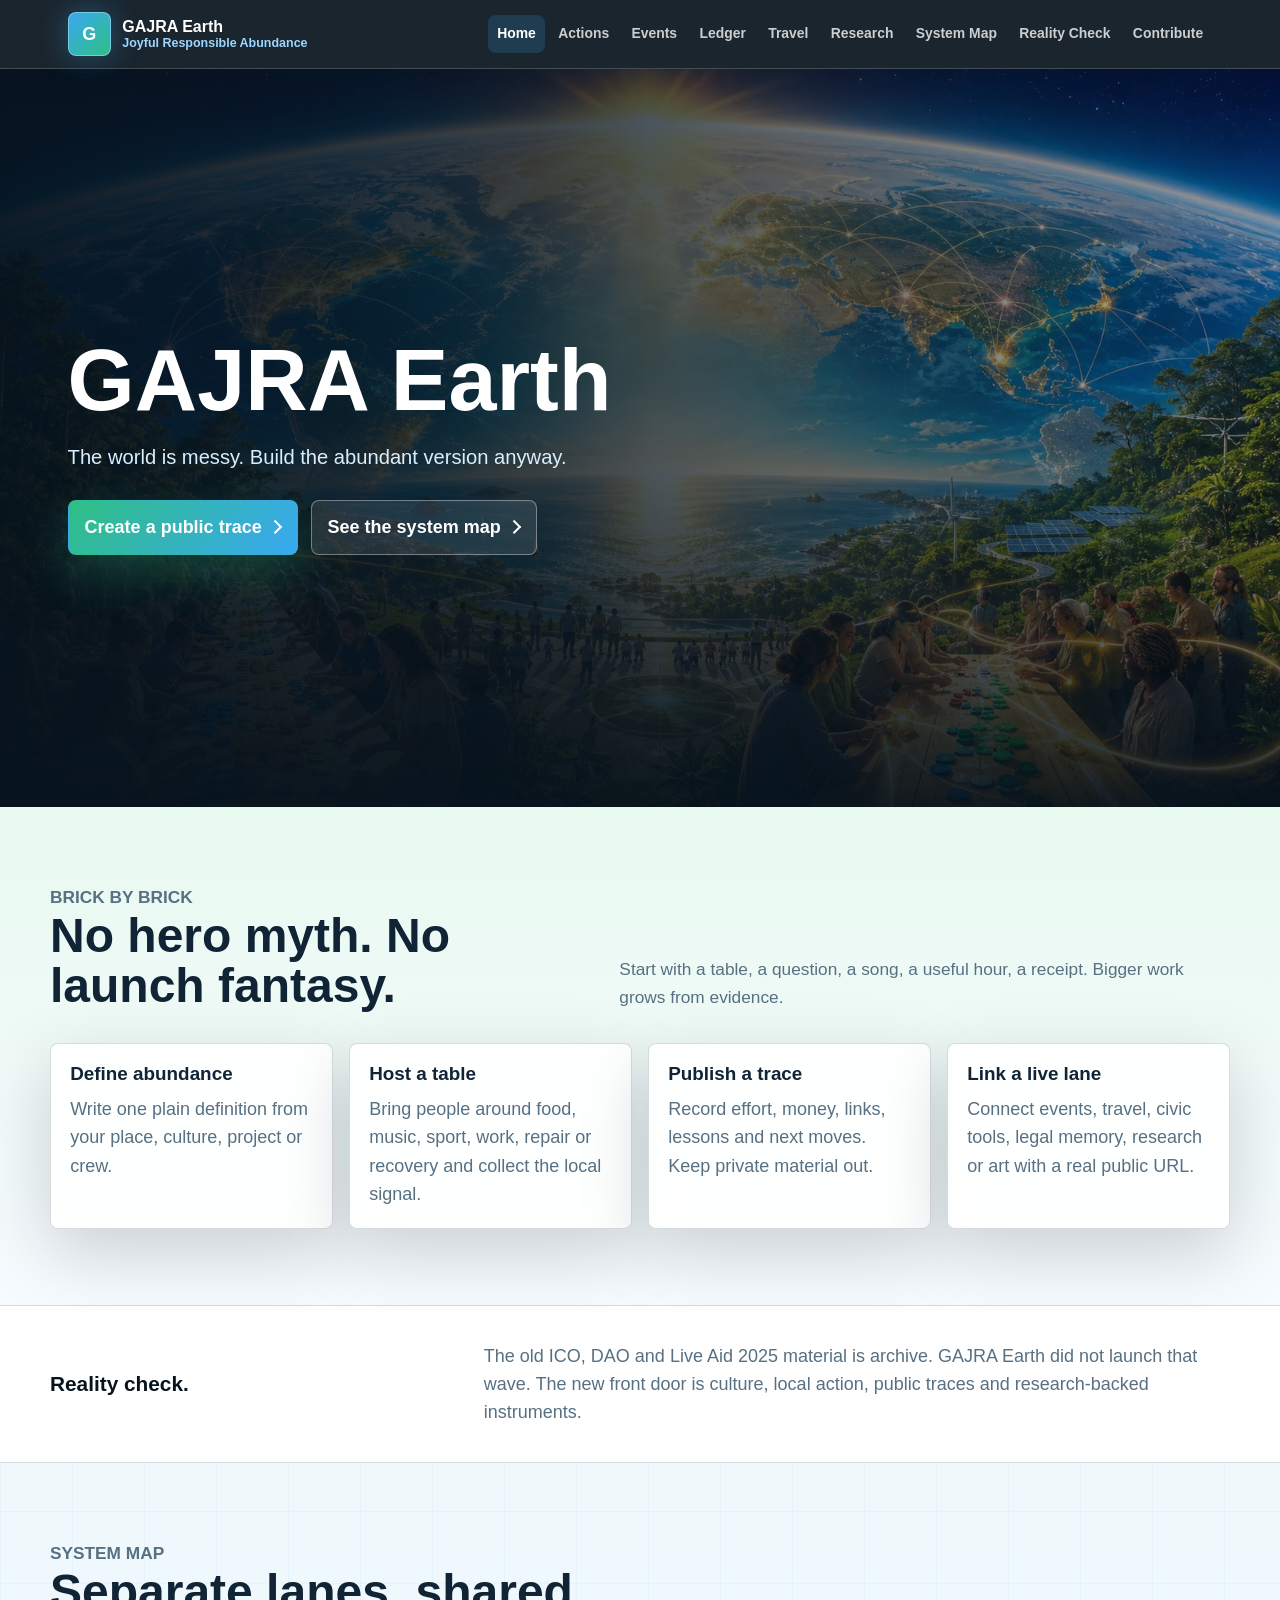
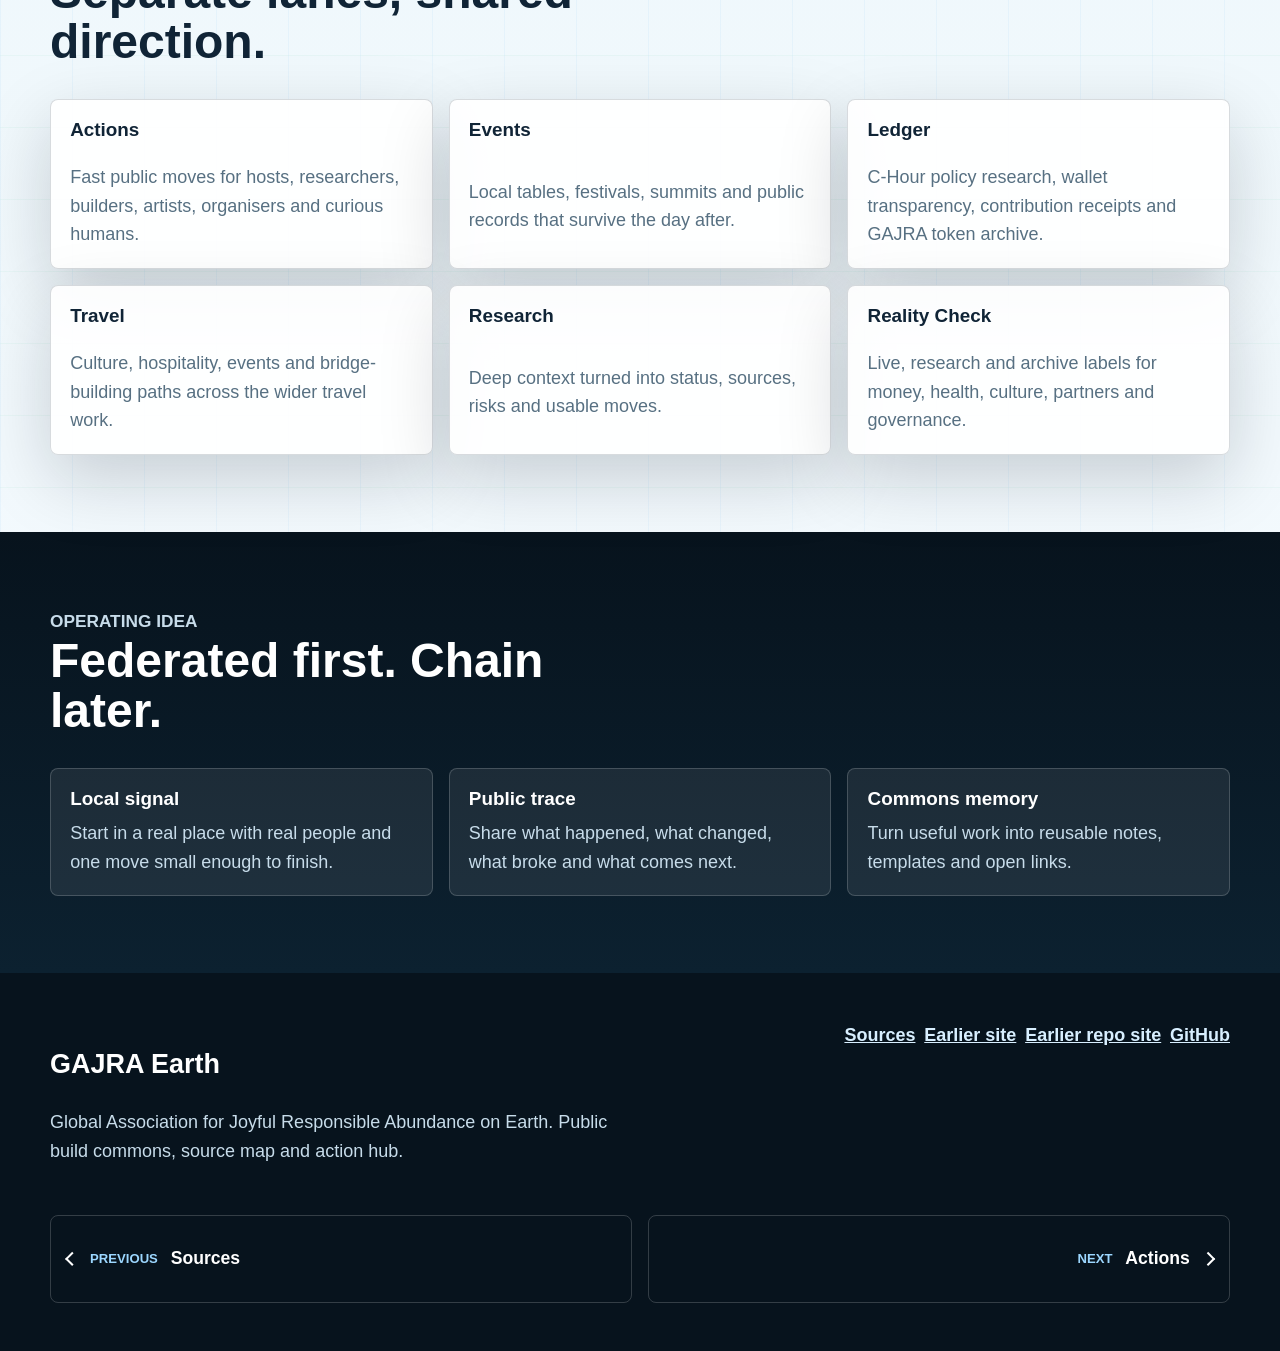
<file: index.html>
<!doctype html>
<html lang="en-AU">
  <head>
    <meta charset="utf-8">
    <meta name="viewport" content="width=device-width, initial-scale=1">
    <meta name="description" content="GAJRA Earth is a public build commons for Joyful Responsible Abundance: events, travel, civic tools, public ledgers, research and future instruments.">
    <meta property="og:title" content="GAJRA Earth">
    <meta property="og:description" content="The world is messy. Build the abundant version anyway.">
    <meta property="og:image" content="assets/images/gajra-earth-hero.webp">
    <title>GAJRA Earth | Joyful Responsible Abundance</title>
        <link rel="stylesheet" href="assets/styles.css">
    <script defer src="assets/app.js"></script>
    <link rel="icon" type="image/png" sizes="32x32" href="assets/favicon-raster-32.png">
    <link rel="icon" type="image/png" sizes="192x192" href="assets/favicon-raster-192.png">
    <link rel="apple-touch-icon" sizes="180x180" href="assets/apple-touch-icon-raster-180.png">
</head>
  <body data-page="index">
    <a class="skip-link" href="#main">Skip to content</a>
    <header class="site-header">
      <div class="nav-shell">
        <a class="brand" href="index.html" aria-label="GAJRA Earth home">
          <span class="brand-mark">G</span>
          <span class="brand-text"><strong>GAJRA Earth</strong><span>Joyful Responsible Abundance</span></span>
        </a>
        <button class="nav-toggle" type="button" data-nav-toggle aria-expanded="false" aria-controls="site-nav" aria-label="Open menu"><span></span><span></span><span></span></button>
        <nav class="site-nav" id="site-nav" data-nav aria-label="Main navigation">
          <a href="index.html">Home</a>
          <a href="actions.html">Actions</a>
          <a href="events.html">Events</a>
          <a href="ledger.html">Ledger</a>
          <a href="travel.html">Travel</a>
          <a href="research.html">Research</a>
          <a href="ecosystem.html">System Map</a>
          <a href="boundaries.html">Reality Check</a>
          <a href="contribute.html">Contribute</a>
        </nav>
      </div>
    </header>

    <main id="main">
      <section class="hero">
        <img src="assets/images/gajra-earth-hero.webp" alt="Earth at sunrise with community event tables, travel arcs and public ledger light trails.">
        <div class="hero-content">
          <div class="hero-copy">
            <h1>GAJRA Earth</h1>
            <p class="hero-lede">The world is messy. Build the abundant version anyway.</p>
            <div class="hero-actions">
              <a class="button primary" href="contribute.html">Create a public trace</a>
              <a class="button secondary" href="ecosystem.html">See the system map</a>
            </div>
          </div>
        </div>
      </section>

      <section class="section green">
        <div class="shell">
          <div class="section-heading">
            <div>
              <p class="label">Brick by brick</p>
            <h2>No hero myth. No launch fantasy.</h2>
            </div>
            <p>Start with a table, a question, a song, a useful hour, a receipt. Bigger work grows from evidence.</p>
          </div>
          <div class="grid four">
            <article class="action-card">
              <h3>Define abundance</h3>
              <p>Write one plain definition from your place, culture, project or crew.</p>
            </article>
            <article class="action-card">
              <h3>Host a table</h3>
              <p>Bring people around food, music, sport, work, repair or recovery and collect the local signal.</p>
            </article>
            <article class="action-card">
              <h3>Publish a trace</h3>
              <p>Record effort, money, links, lessons and next moves. Keep private material out.</p>
            </article>
            <article class="action-card">
              <h3>Link a live lane</h3>
              <p>Connect events, travel, civic tools, legal memory, research or art with a real public URL.</p>
            </article>
          </div>
        </div>
      </section>

      <div class="truth-band">
        <div class="shell">
          <strong>Reality check.</strong>
          <p>The old ICO, DAO and Live Aid 2025 material is archive. GAJRA Earth did not launch that wave. The new front door is culture, local action, public traces and research-backed instruments.</p>
        </div>
      </div>

      <section class="section">
        <div class="shell">
          <div class="section-heading">
            <div>
              <p class="label">System map</p>
              <h2>Separate lanes, shared direction.</h2>
            </div>
          </div>
          <div class="grid three">
            <a class="link-card" href="actions.html"><h3>Actions</h3><p>Fast public moves for hosts, researchers, builders, artists, organisers and curious humans.</p></a>
            <a class="link-card" href="events.html"><h3>Events</h3><p>Local tables, festivals, summits and public records that survive the day after.</p></a>
            <a class="link-card" href="ledger.html"><h3>Ledger</h3><p>C-Hour policy research, wallet transparency, contribution receipts and GAJRA token archive.</p></a>
            <a class="link-card" href="travel.html"><h3>Travel</h3><p>Culture, hospitality, events and bridge-building paths across the wider travel work.</p></a>
            <a class="link-card" href="research.html"><h3>Research</h3><p>Deep context turned into status, sources, risks and usable moves.</p></a>
            <a class="link-card" href="boundaries.html"><h3>Reality Check</h3><p>Live, research and archive labels for money, health, culture, partners and governance.</p></a>
          </div>
        </div>
      </section>

      <section class="section dark">
        <div class="shell">
          <div class="section-heading">
            <div>
              <p class="label">Operating idea</p>
              <h2>Federated first. Chain later.</h2>
            </div>
          </div>
          <div class="grid three">
            <article class="card"><h3>Local signal</h3><p>Start in a real place with real people and one move small enough to finish.</p></article>
            <article class="card"><h3>Public trace</h3><p>Share what happened, what changed, what broke and what comes next.</p></article>
            <article class="card"><h3>Commons memory</h3><p>Turn useful work into reusable notes, templates and open links.</p></article>
          </div>
        </div>
      </section>
    </main>

    <footer class="site-footer">
      <div class="footer-grid">
        <div>
          <h2>GAJRA Earth</h2>
          <p>Global Association for Joyful Responsible Abundance on Earth. Public build commons, source map and action hub.</p>
        </div>
        <div class="footer-links">
          <a href="sources.html">Sources</a>
          <a href="https://gajra.earth/" target="_blank" rel="noopener noreferrer">Earlier site</a>
          <a href="https://auraofintelligence.github.io/GAJRA-earth/" target="_blank" rel="noopener noreferrer">Earlier repo site</a>
          <a href="https://github.com/auraofintelligence" target="_blank" rel="noopener noreferrer">GitHub</a>
        </div>
      </div>
      <nav class="sequence-nav" data-sequence-nav aria-label="Previous and next pages"></nav>
    </footer>
    <button class="to-top" type="button" data-to-top aria-label="Back to top"><svg viewBox="0 0 24 24" aria-hidden="true"><path d="M12 5v14M6 11l6-6 6 6" fill="none" stroke="currentColor" stroke-width="2" stroke-linecap="round" stroke-linejoin="round"/></svg></button>
  </body>
</html>
</file>
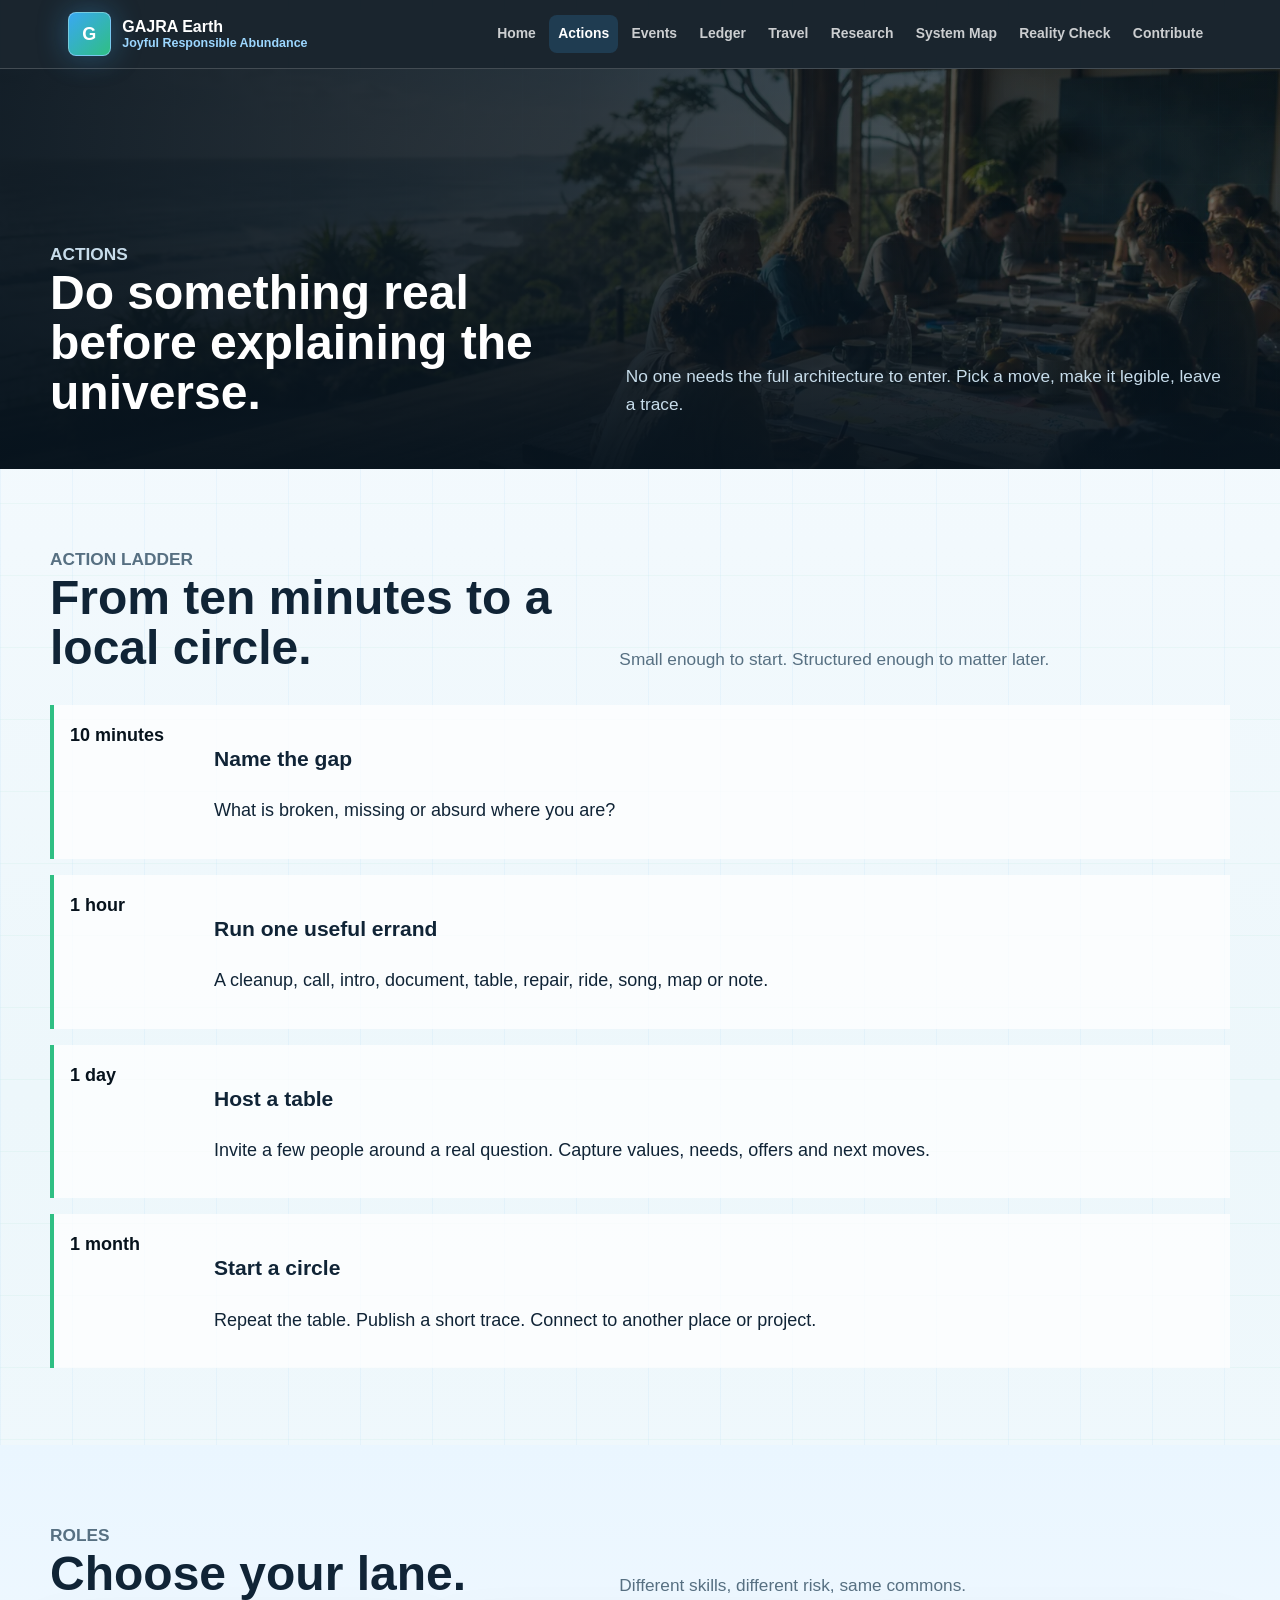
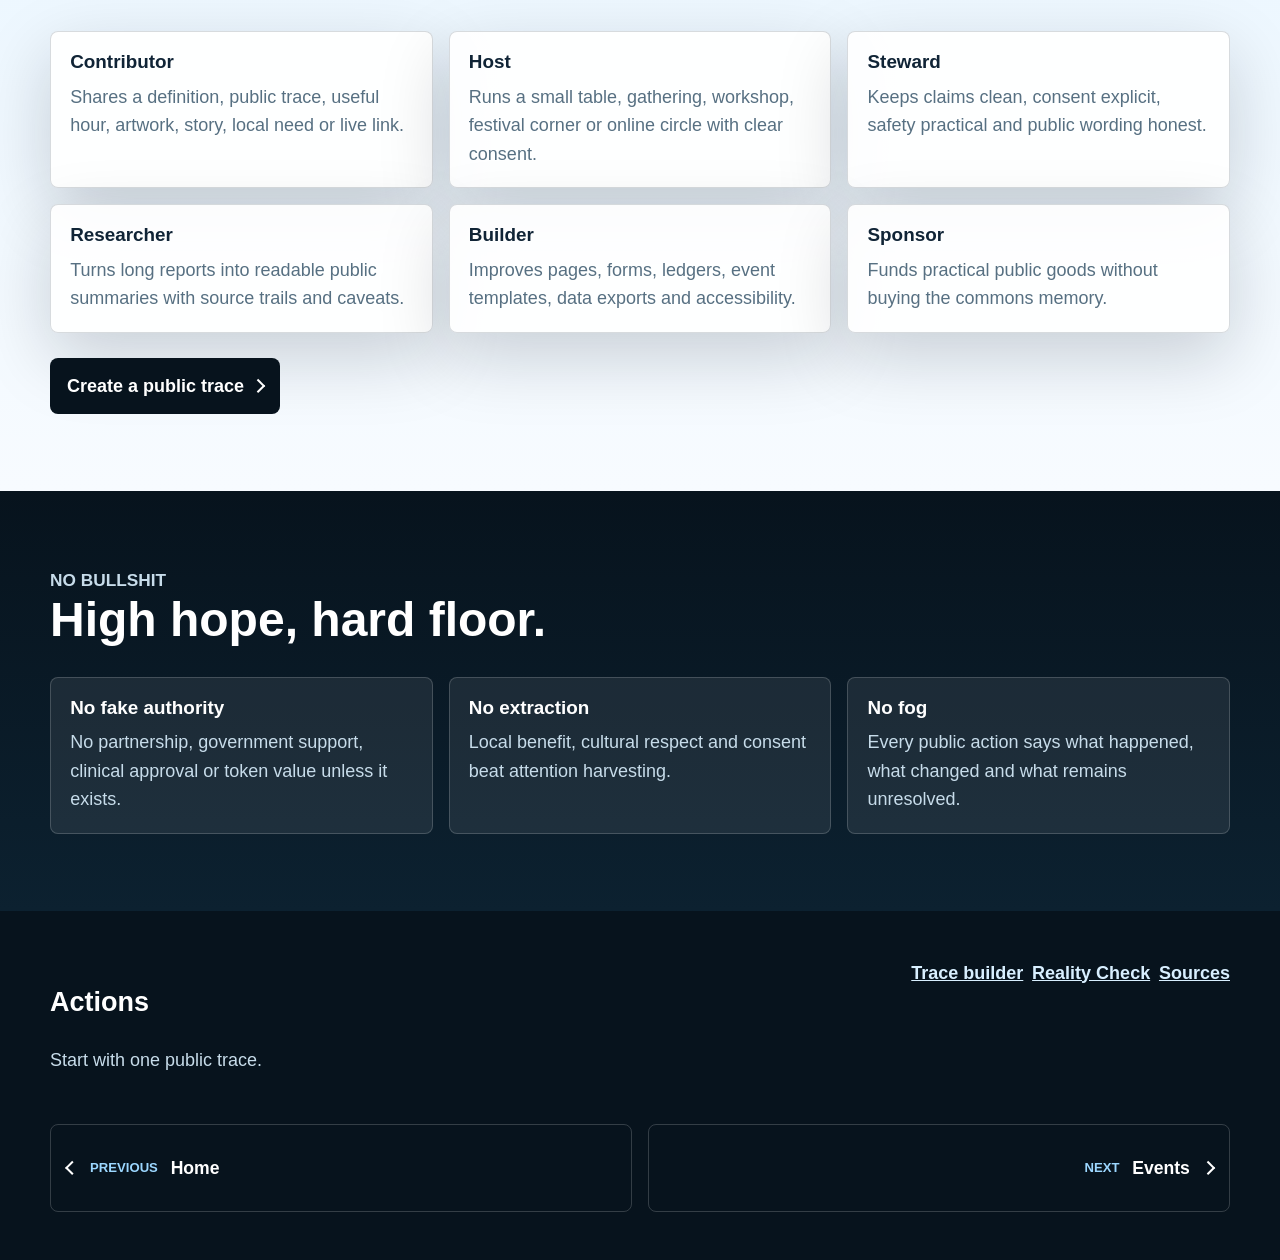
<file: actions.html>
<!doctype html>
<html lang="en-AU">
  <head>
    <meta charset="utf-8">
    <meta name="viewport" content="width=device-width, initial-scale=1">
    <meta name="description" content="Small GAJRA Earth actions people can begin with immediately.">
    <title>Actions | GAJRA Earth</title>
    <link rel="stylesheet" href="assets/styles.css">
    <script defer src="assets/app.js"></script>
      <link rel="icon" href="assets/favicon.svg" type="image/svg+xml">
  <link rel="shortcut icon" href="assets/favicon.ico" type="image/x-icon">
</head>
  <body data-page="actions">
    <a class="skip-link" href="#main">Skip to content</a>
    <header class="site-header">
      <div class="nav-shell">
        <a class="brand" href="index.html"><span class="brand-mark">G</span><span class="brand-text"><strong>GAJRA Earth</strong><span>Joyful Responsible Abundance</span></span></a>
        <button class="nav-toggle" type="button" data-nav-toggle aria-expanded="false" aria-controls="site-nav" aria-label="Open menu"><span></span><span></span><span></span></button>
        <nav class="site-nav" id="site-nav" data-nav aria-label="Main navigation"><a href="index.html">Home</a><a href="actions.html">Actions</a><a href="events.html">Events</a><a href="ledger.html">Ledger</a><a href="travel.html">Travel</a><a href="research.html">Research</a><a href="ecosystem.html">System Map</a><a href="boundaries.html">Reality Check</a><a href="contribute.html">Contribute</a></nav>
      </div>
    </header>
    <main id="main">
      <section class="page-hero">
        <div class="page-title">
          <div><p class="label">Actions</p><h1>Do something real before explaining the universe.</h1></div>
          <p>No one needs the full architecture to enter. Pick a move, make it legible, leave a trace.</p>
        </div>
      </section>
      <section class="section">
        <div class="shell">
          <div class="section-heading">
            <div><p class="label">Action ladder</p><h2>From ten minutes to a local circle.</h2></div>
            <p>Small enough to start. Structured enough to matter later.</p>
          </div>
          <div class="timeline">
            <article class="timeline-item"><strong>10 minutes</strong><div><h3>Name the gap</h3><p>What is broken, missing or absurd where you are?</p></div></article>
            <article class="timeline-item"><strong>1 hour</strong><div><h3>Run one useful errand</h3><p>A cleanup, call, intro, document, table, repair, ride, song, map or note.</p></div></article>
            <article class="timeline-item"><strong>1 day</strong><div><h3>Host a table</h3><p>Invite a few people around a real question. Capture values, needs, offers and next moves.</p></div></article>
            <article class="timeline-item"><strong>1 month</strong><div><h3>Start a circle</h3><p>Repeat the table. Publish a short trace. Connect to another place or project.</p></div></article>
          </div>
        </div>
      </section>
      <section class="section blue">
        <div class="shell">
          <div class="section-heading">
            <div><p class="label">Roles</p><h2>Choose your lane.</h2></div>
            <p>Different skills, different risk, same commons.</p>
          </div>
          <div class="grid three">
            <article class="card"><h3>Contributor</h3><p>Shares a definition, public trace, useful hour, artwork, story, local need or live link.</p></article>
            <article class="card"><h3>Host</h3><p>Runs a small table, gathering, workshop, festival corner or online circle with clear consent.</p></article>
            <article class="card"><h3>Steward</h3><p>Keeps claims clean, consent explicit, safety practical and public wording honest.</p></article>
            <article class="card"><h3>Researcher</h3><p>Turns long reports into readable public summaries with source trails and caveats.</p></article>
            <article class="card"><h3>Builder</h3><p>Improves pages, forms, ledgers, event templates, data exports and accessibility.</p></article>
            <article class="card"><h3>Sponsor</h3><p>Funds practical public goods without buying the commons memory.</p></article>
          </div>
          <div class="button-row"><a class="button dark" href="contribute.html">Create a public trace</a></div>
        </div>
      </section>
      <section class="section dark">
        <div class="shell">
          <div class="section-heading">
            <div><p class="label">No bullshit</p><h2>High hope, hard floor.</h2></div>
          </div>
          <div class="grid three">
            <article class="card"><h3>No fake authority</h3><p>No partnership, government support, clinical approval or token value unless it exists.</p></article>
            <article class="card"><h3>No extraction</h3><p>Local benefit, cultural respect and consent beat attention harvesting.</p></article>
            <article class="card"><h3>No fog</h3><p>Every public action says what happened, what changed and what remains unresolved.</p></article>
          </div>
        </div>
      </section>
    </main>
    <footer class="site-footer"><div class="footer-grid"><div><h2>Actions</h2><p>Start with one public trace.</p></div><div class="footer-links"><a href="contribute.html">Trace builder</a><a href="boundaries.html">Reality Check</a><a href="sources.html">Sources</a></div></div><nav class="sequence-nav" data-sequence-nav aria-label="Previous and next pages"></nav></footer>
    <button class="to-top" type="button" data-to-top aria-label="Back to top"><svg viewBox="0 0 24 24" aria-hidden="true"><path d="M12 5v14M6 11l6-6 6 6" fill="none" stroke="currentColor" stroke-width="2" stroke-linecap="round" stroke-linejoin="round"/></svg></button>
  </body>
</html>
</file>
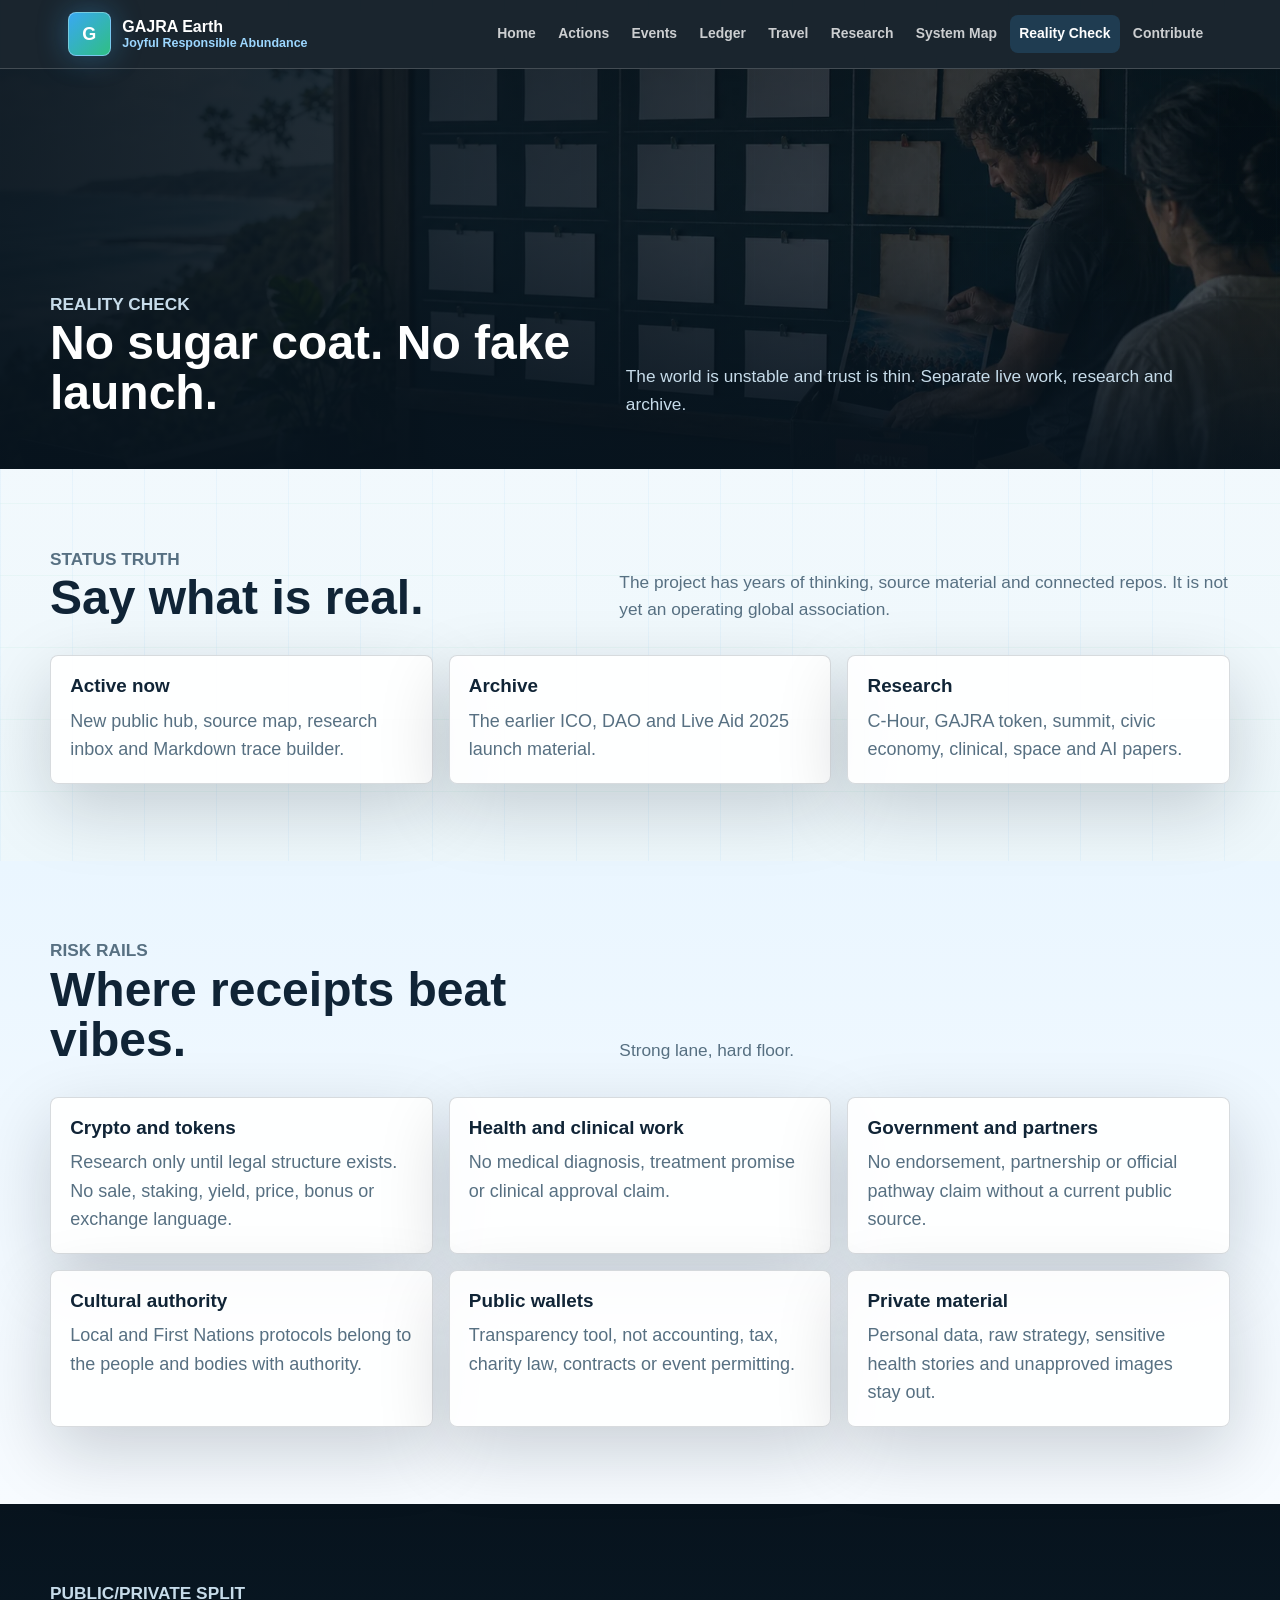
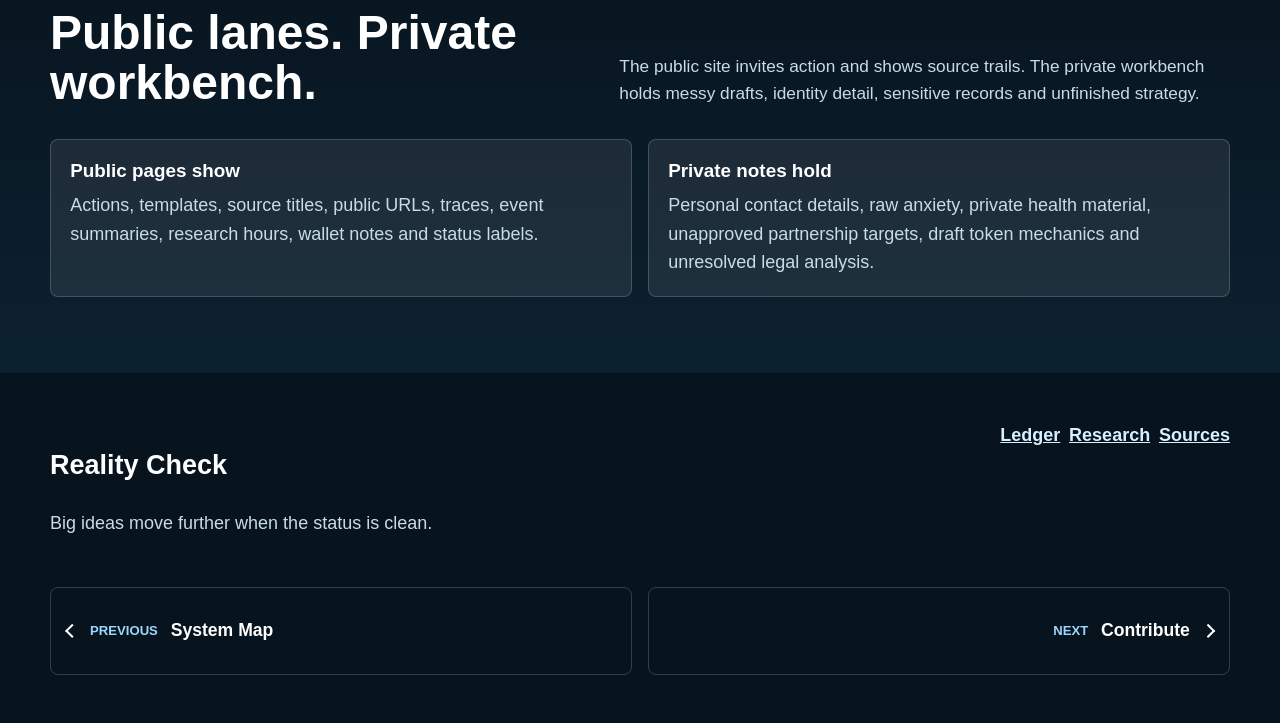
<file: boundaries.html>
<!doctype html>
<html lang="en-AU">
  <head>
    <meta charset="utf-8">
    <meta name="viewport" content="width=device-width, initial-scale=1">
    <meta name="description" content="GAJRA Earth status page for archive, research, legal, crypto, clinical, cultural and partnership claims.">
    <title>Reality Check | GAJRA Earth</title>
    <link rel="stylesheet" href="assets/styles.css">
    <script defer src="assets/app.js"></script>
      <link rel="icon" href="assets/favicon.svg" type="image/svg+xml">
  <link rel="shortcut icon" href="assets/favicon.ico" type="image/x-icon">
</head>
  <body data-page="boundaries">
    <a class="skip-link" href="#main">Skip to content</a>
    <header class="site-header"><div class="nav-shell"><a class="brand" href="index.html"><span class="brand-mark">G</span><span class="brand-text"><strong>GAJRA Earth</strong><span>Joyful Responsible Abundance</span></span></a><button class="nav-toggle" type="button" data-nav-toggle aria-expanded="false" aria-controls="site-nav" aria-label="Open menu"><span></span><span></span><span></span></button><nav class="site-nav" id="site-nav" data-nav aria-label="Main navigation"><a href="index.html">Home</a><a href="actions.html">Actions</a><a href="events.html">Events</a><a href="ledger.html">Ledger</a><a href="travel.html">Travel</a><a href="research.html">Research</a><a href="ecosystem.html">System Map</a><a href="boundaries.html">Reality Check</a><a href="contribute.html">Contribute</a></nav></div></header>
    <main id="main">
      <section class="page-hero"><div class="page-title"><div><p class="label">Reality Check</p><h1>No sugar coat. No fake launch.</h1></div><p>The world is unstable and trust is thin. Separate live work, research and archive.</p></div></section>
      <section class="section">
        <div class="shell">
          <div class="section-heading"><div><p class="label">Status truth</p><h2>Say what is real.</h2></div><p>The project has years of thinking, source material and connected repos. It is not yet an operating global association.</p></div>
          <div class="grid three">
            <article class="note-card"><h3>Active now</h3><p>New public hub, source map, research inbox and Markdown trace builder.</p></article>
            <article class="note-card"><h3>Archive</h3><p>The earlier ICO, DAO and Live Aid 2025 launch material.</p></article>
            <article class="note-card"><h3>Research</h3><p>C-Hour, GAJRA token, summit, civic economy, clinical, space and AI papers.</p></article>
          </div>
        </div>
      </section>
      <section class="section blue">
        <div class="shell">
          <div class="section-heading"><div><p class="label">Risk rails</p><h2>Where receipts beat vibes.</h2></div><p>Strong lane, hard floor.</p></div>
          <div class="grid three">
            <article class="card"><h3>Crypto and tokens</h3><p>Research only until legal structure exists. No sale, staking, yield, price, bonus or exchange language.</p></article>
            <article class="card"><h3>Health and clinical work</h3><p>No medical diagnosis, treatment promise or clinical approval claim.</p></article>
            <article class="card"><h3>Government and partners</h3><p>No endorsement, partnership or official pathway claim without a current public source.</p></article>
            <article class="card"><h3>Cultural authority</h3><p>Local and First Nations protocols belong to the people and bodies with authority.</p></article>
            <article class="card"><h3>Public wallets</h3><p>Transparency tool, not accounting, tax, charity law, contracts or event permitting.</p></article>
            <article class="card"><h3>Private material</h3><p>Personal data, raw strategy, sensitive health stories and unapproved images stay out.</p></article>
          </div>
        </div>
      </section>
      <section class="section dark">
        <div class="shell">
          <div class="section-heading"><div><p class="label">Public/private split</p><h2>Public lanes. Private workbench.</h2></div><p>The public site invites action and shows source trails. The private workbench holds messy drafts, identity detail, sensitive records and unfinished strategy.</p></div>
          <div class="grid two">
            <article class="card"><h3>Public pages show</h3><p>Actions, templates, source titles, public URLs, traces, event summaries, research hours, wallet notes and status labels.</p></article>
            <article class="card"><h3>Private notes hold</h3><p>Personal contact details, raw anxiety, private health material, unapproved partnership targets, draft token mechanics and unresolved legal analysis.</p></article>
          </div>
        </div>
      </section>
    </main>
    <footer class="site-footer"><div class="footer-grid"><div><h2>Reality Check</h2><p>Big ideas move further when the status is clean.</p></div><div class="footer-links"><a href="ledger.html">Ledger</a><a href="research.html">Research</a><a href="sources.html">Sources</a></div></div><nav class="sequence-nav" data-sequence-nav aria-label="Previous and next pages"></nav></footer>
    <button class="to-top" type="button" data-to-top aria-label="Back to top"><svg viewBox="0 0 24 24" aria-hidden="true"><path d="M12 5v14M6 11l6-6 6 6" fill="none" stroke="currentColor" stroke-width="2" stroke-linecap="round" stroke-linejoin="round"/></svg></button>
  </body>
</html>
</file>
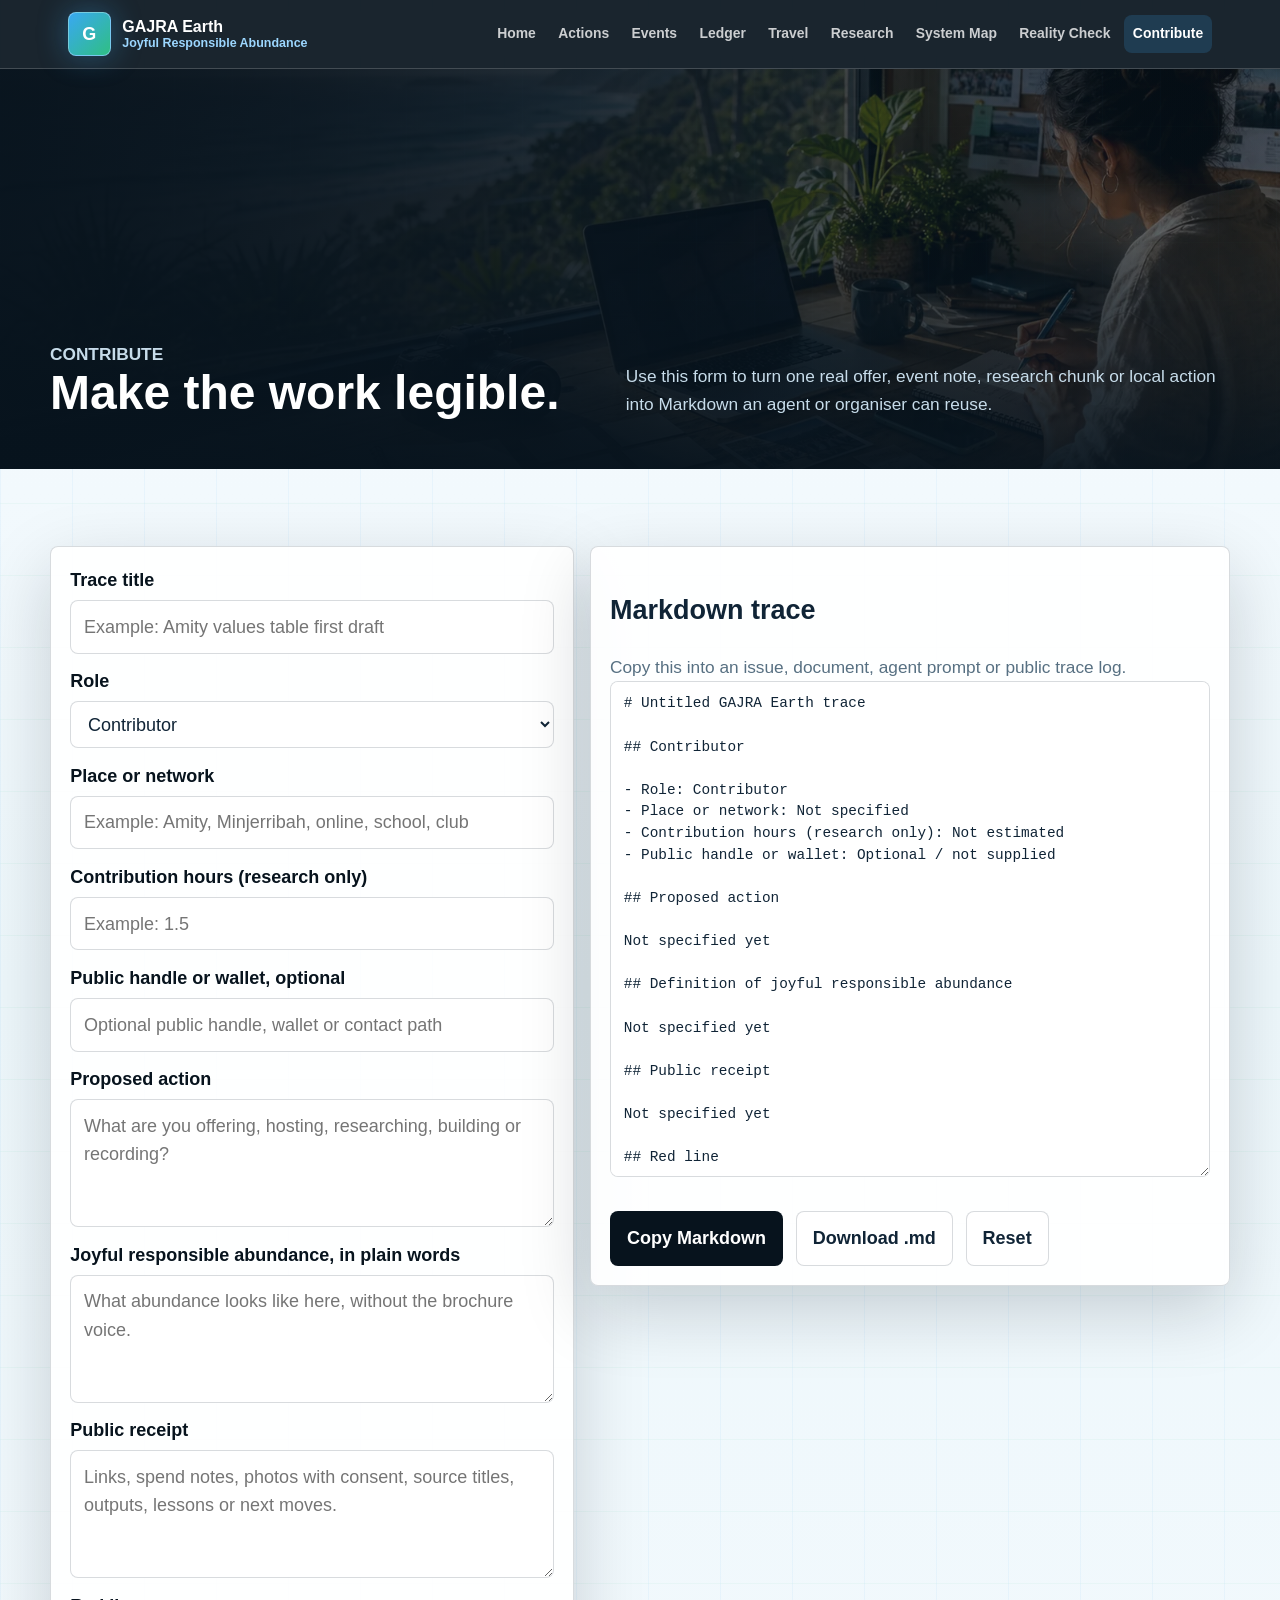
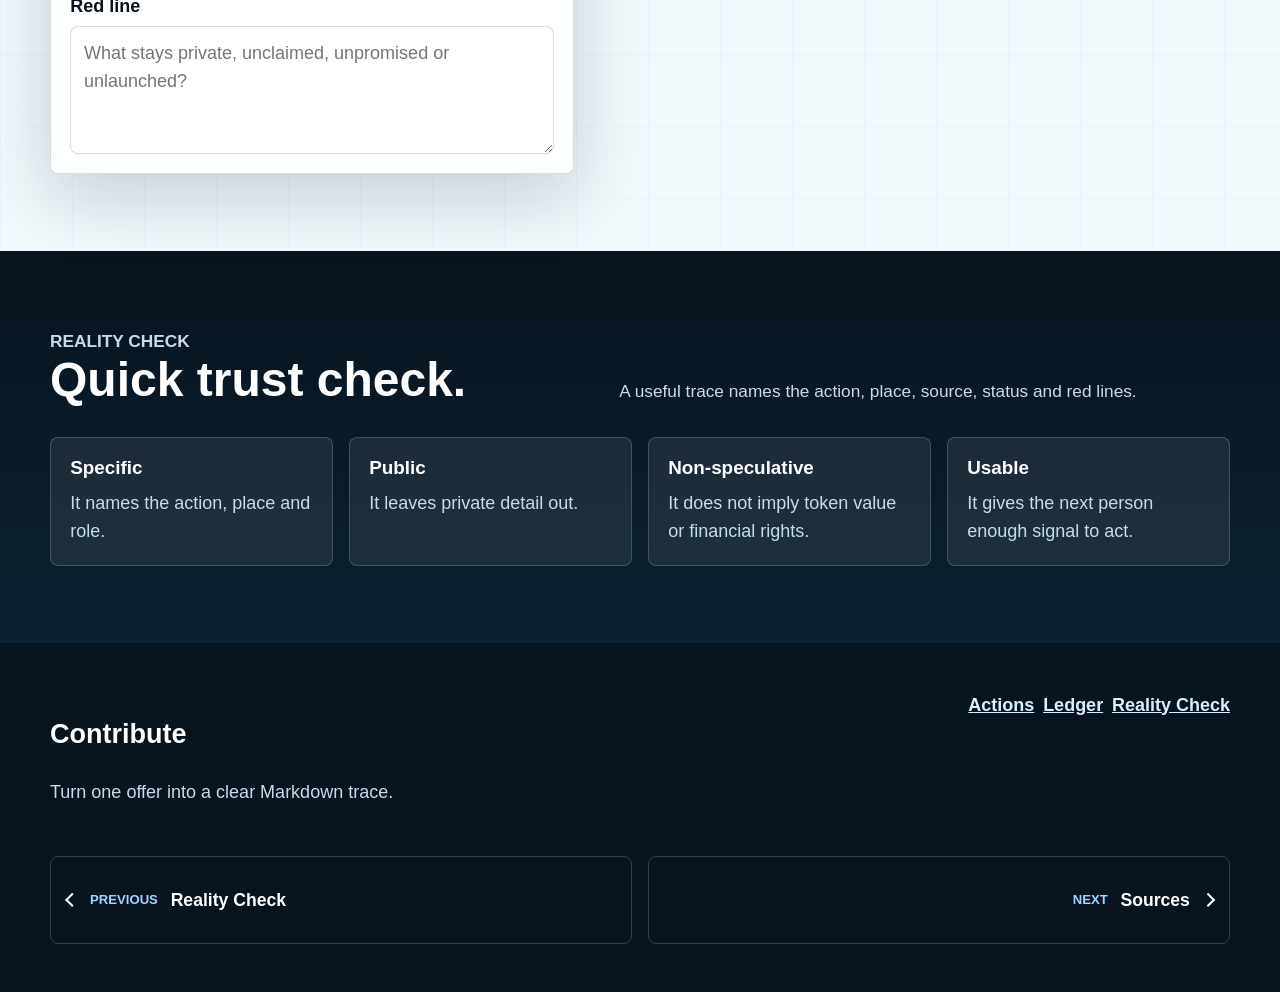
<file: contribute.html>
<!doctype html>
<html lang="en-AU">
  <head>
    <meta charset="utf-8">
    <meta name="viewport" content="width=device-width, initial-scale=1">
    <meta name="description" content="Create a GAJRA Earth public trace and export it as Markdown.">
    <title>Contribute | GAJRA Earth</title>
    <link rel="stylesheet" href="assets/styles.css">
    <script defer src="assets/app.js"></script>
      <link rel="icon" href="assets/favicon.svg" type="image/svg+xml">
  <link rel="shortcut icon" href="assets/favicon.ico" type="image/x-icon">
</head>
  <body data-page="contribute">
    <a class="skip-link" href="#main">Skip to content</a>
    <header class="site-header"><div class="nav-shell"><a class="brand" href="index.html"><span class="brand-mark">G</span><span class="brand-text"><strong>GAJRA Earth</strong><span>Joyful Responsible Abundance</span></span></a><button class="nav-toggle" type="button" data-nav-toggle aria-expanded="false" aria-controls="site-nav" aria-label="Open menu"><span></span><span></span><span></span></button><nav class="site-nav" id="site-nav" data-nav aria-label="Main navigation"><a href="index.html">Home</a><a href="actions.html">Actions</a><a href="events.html">Events</a><a href="ledger.html">Ledger</a><a href="travel.html">Travel</a><a href="research.html">Research</a><a href="ecosystem.html">System Map</a><a href="boundaries.html">Reality Check</a><a href="contribute.html">Contribute</a></nav></div></header>
    <main id="main">
      <section class="page-hero"><div class="page-title"><div><p class="label">Contribute</p><h1>Make the work legible.</h1></div><p>Use this form to turn one real offer, event note, research chunk or local action into Markdown an agent or organiser can reuse.</p></div></section>
      <section class="section">
        <div class="shell">
          <div class="form-grid">
            <form class="card field-grid" data-contribution-form>
              <div class="field"><label for="title">Trace title</label><input id="title" name="title" placeholder="Example: Amity values table first draft"></div>
              <div class="field"><label for="role">Role</label><select id="role" name="role"><option>Contributor</option><option>Host</option><option>Steward</option><option>Researcher</option><option>Builder</option><option>Sponsor</option></select></div>
              <div class="field"><label for="place">Place or network</label><input id="place" name="place" placeholder="Example: Amity, Minjerribah, online, school, club"></div>
              <div class="field"><label for="time">Contribution hours (research only)</label><input id="time" name="time" placeholder="Example: 1.5"></div>
              <div class="field"><label for="wallet">Public handle or wallet, optional</label><input id="wallet" name="wallet" placeholder="Optional public handle, wallet or contact path"></div>
              <div class="field"><label for="action">Proposed action</label><textarea id="action" name="action" placeholder="What are you offering, hosting, researching, building or recording?"></textarea></div>
              <div class="field"><label for="abundance">Joyful responsible abundance, in plain words</label><textarea id="abundance" name="abundance" placeholder="What abundance looks like here, without the brochure voice."></textarea></div>
              <div class="field"><label for="proof">Public receipt</label><textarea id="proof" name="proof" placeholder="Links, spend notes, photos with consent, source titles, outputs, lessons or next moves."></textarea></div>
              <div class="field"><label for="boundary">Red line</label><textarea id="boundary" name="boundary" placeholder="What stays private, unclaimed, unpromised or unlaunched?"></textarea></div>
            </form>
            <aside class="card">
              <h2>Markdown trace</h2>
              <p class="lead">Copy this into an issue, document, agent prompt or public trace log.</p>
              <textarea class="markdown-output" data-markdown-output aria-label="Generated Markdown trace"></textarea>
              <div class="button-row">
                <button class="button dark no-arrow" type="button" data-copy-markdown>Copy Markdown</button>
                <button class="button outline no-arrow" type="button" data-download-markdown>Download .md</button>
                <button class="button outline no-arrow" type="button" data-reset-form>Reset</button>
              </div>
            </aside>
          </div>
        </div>
      </section>
      <section class="section dark">
        <div class="shell">
          <div class="section-heading"><div><p class="label">Reality check</p><h2>Quick trust check.</h2></div><p>A useful trace names the action, place, source, status and red lines.</p></div>
          <div class="grid four">
            <article class="card"><h3>Specific</h3><p>It names the action, place and role.</p></article>
            <article class="card"><h3>Public</h3><p>It leaves private detail out.</p></article>
            <article class="card"><h3>Non-speculative</h3><p>It does not imply token value or financial rights.</p></article>
            <article class="card"><h3>Usable</h3><p>It gives the next person enough signal to act.</p></article>
          </div>
        </div>
      </section>
    </main>
    <footer class="site-footer"><div class="footer-grid"><div><h2>Contribute</h2><p>Turn one offer into a clear Markdown trace.</p></div><div class="footer-links"><a href="actions.html">Actions</a><a href="ledger.html">Ledger</a><a href="boundaries.html">Reality Check</a></div></div><nav class="sequence-nav" data-sequence-nav aria-label="Previous and next pages"></nav></footer>
    <button class="to-top" type="button" data-to-top aria-label="Back to top"><svg viewBox="0 0 24 24" aria-hidden="true"><path d="M12 5v14M6 11l6-6 6 6" fill="none" stroke="currentColor" stroke-width="2" stroke-linecap="round" stroke-linejoin="round"/></svg></button>
  </body>
</html>
</file>
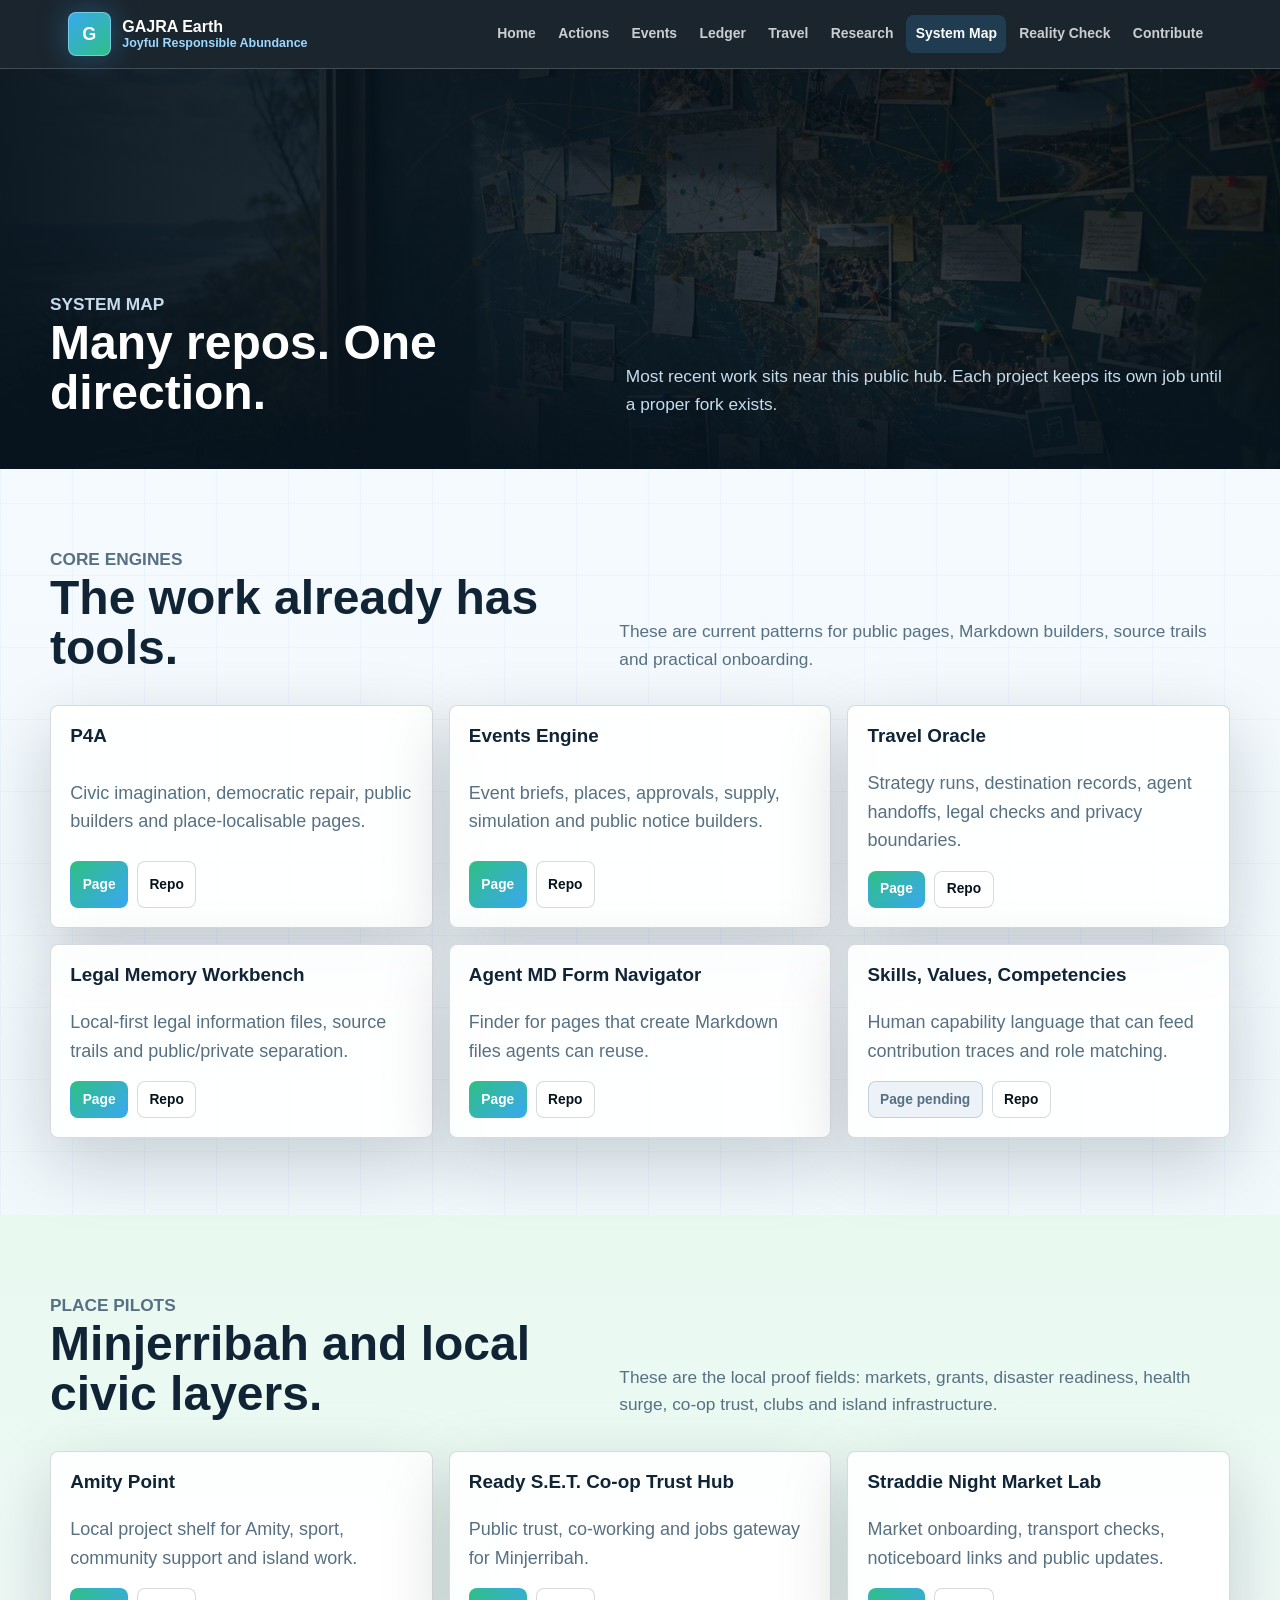
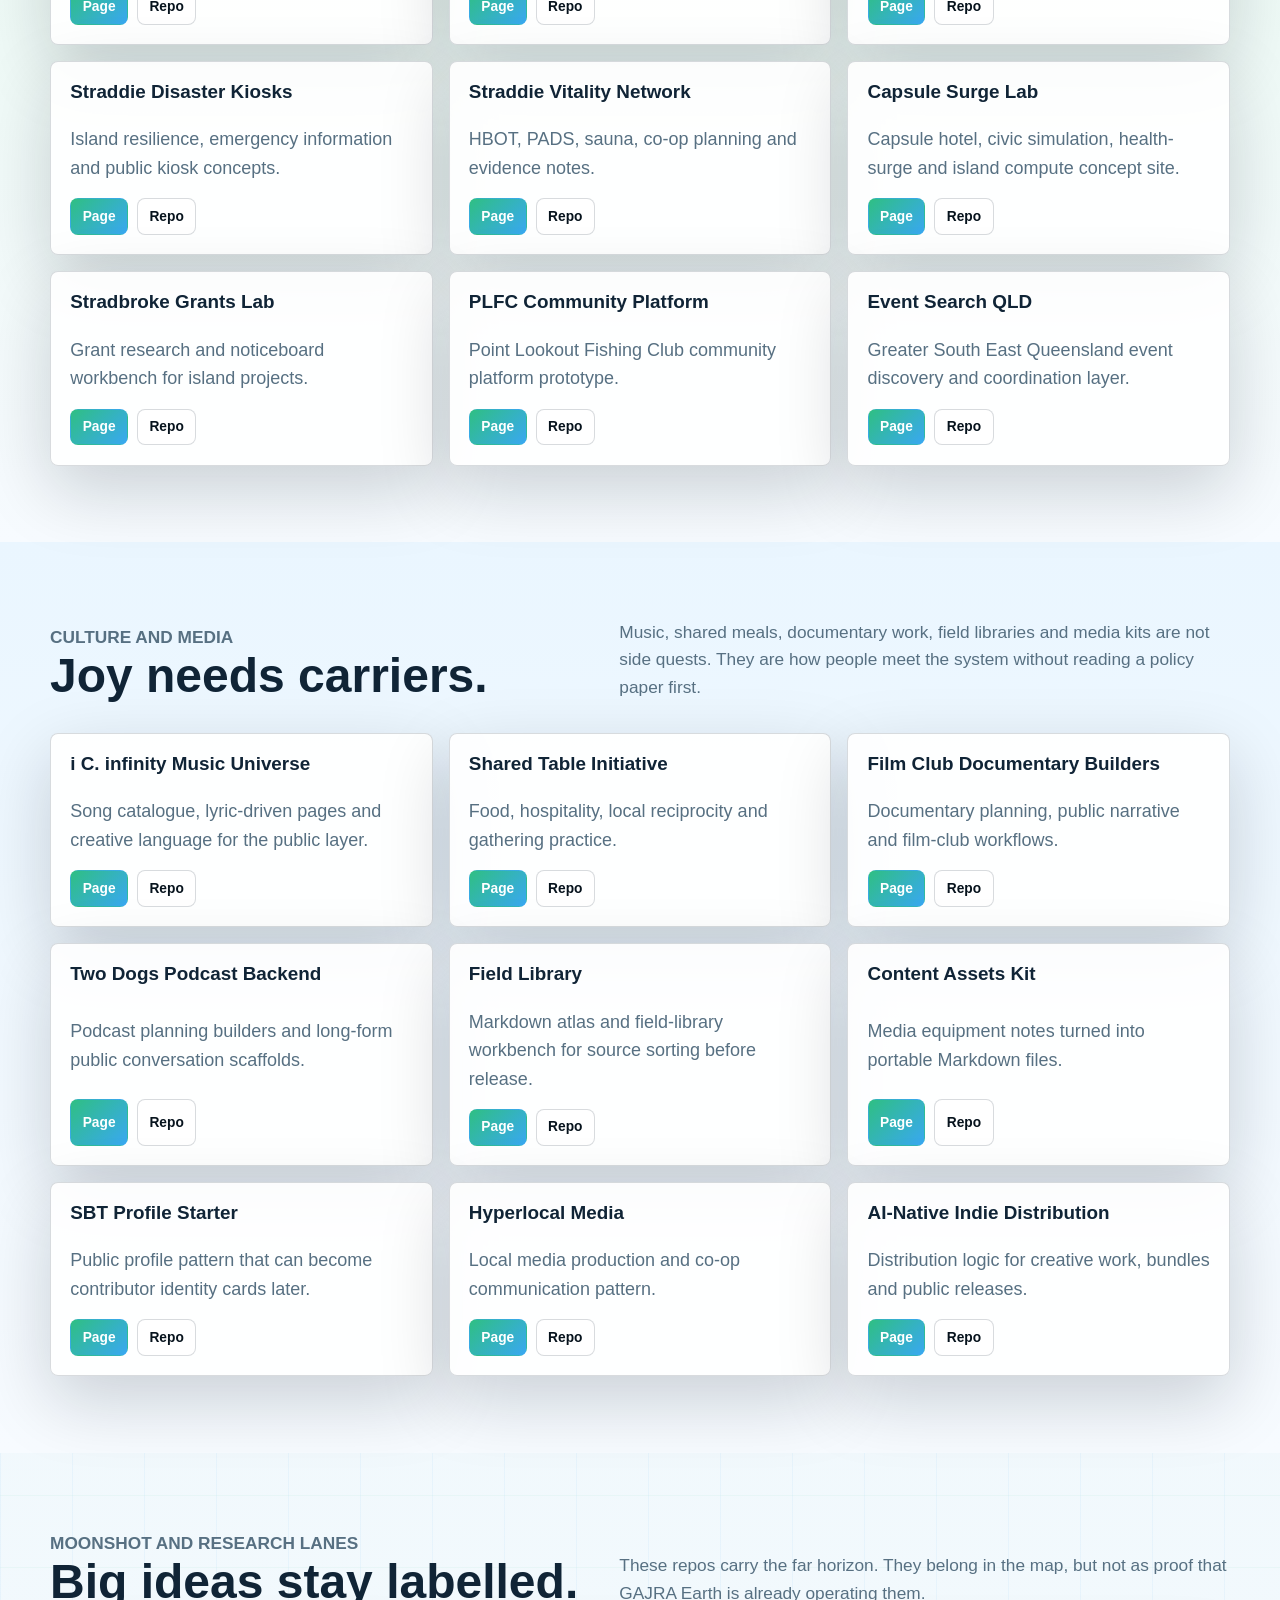
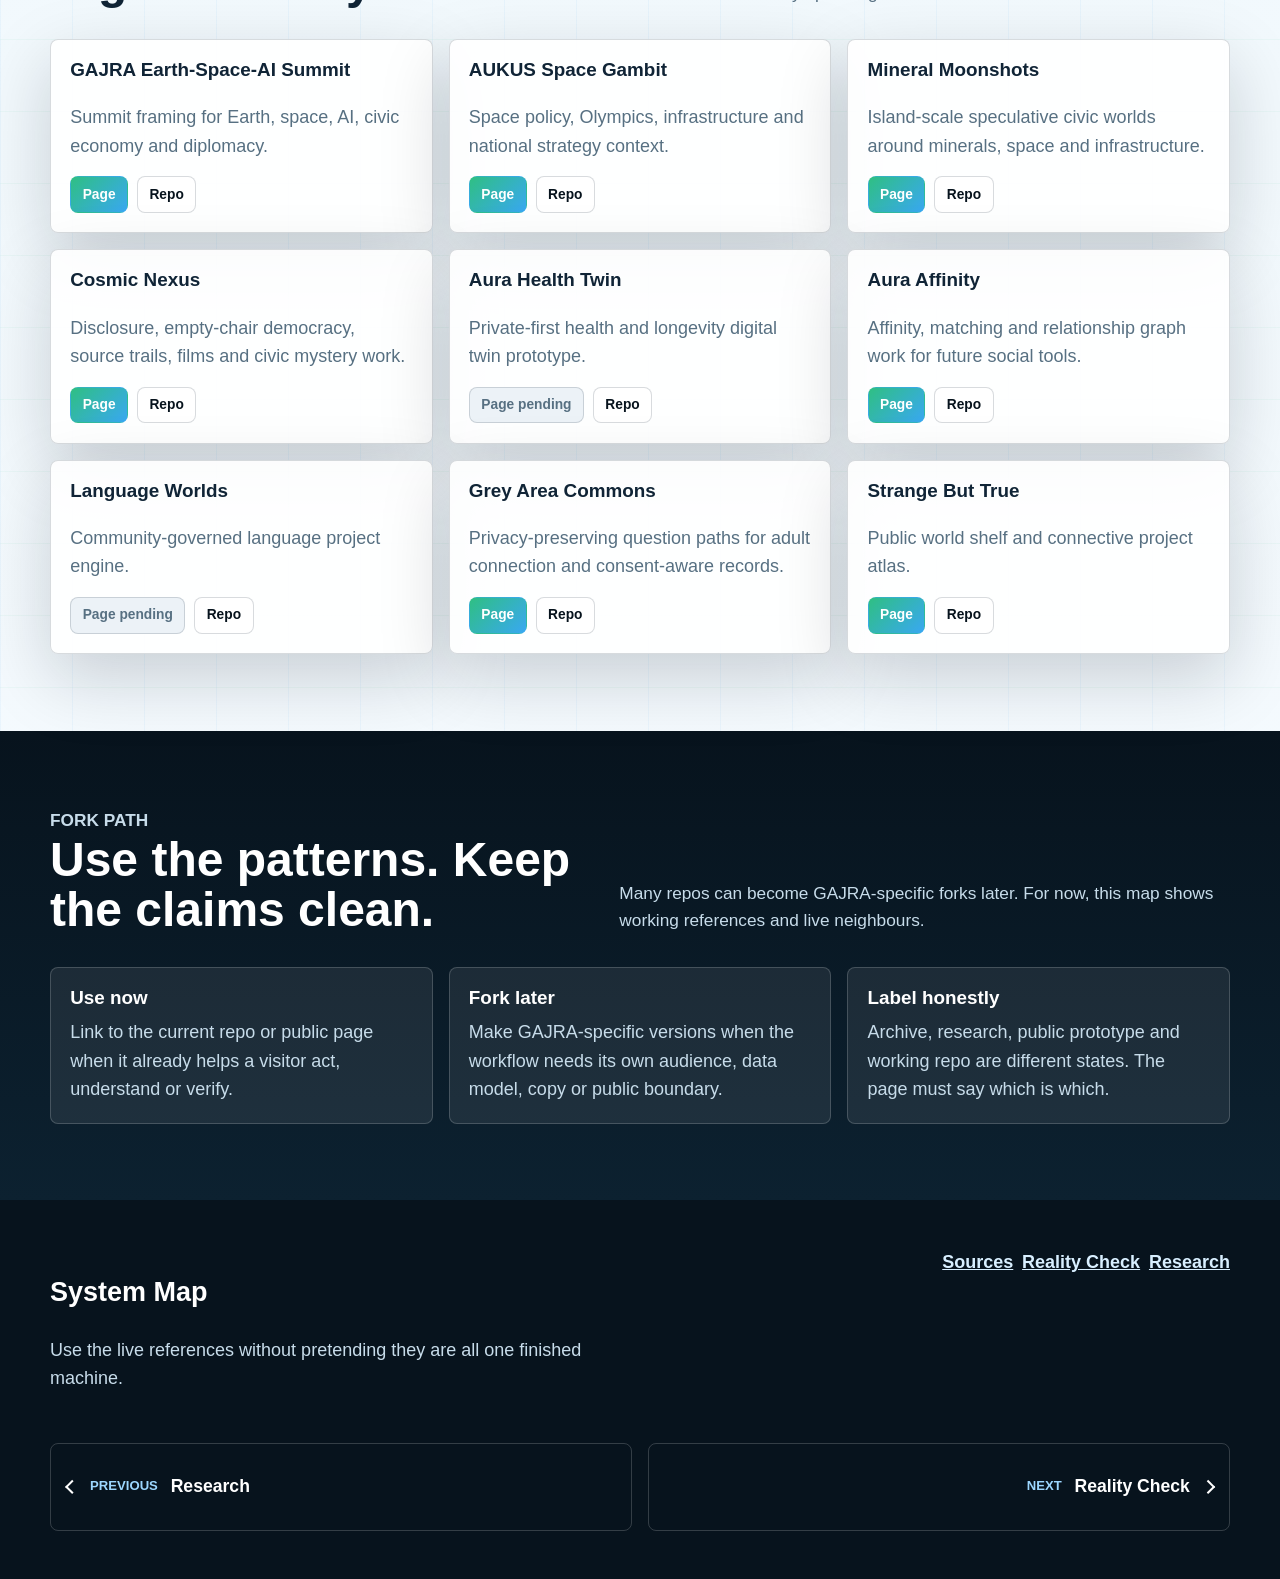
<file: ecosystem.html>
<!doctype html>
<html lang="en-AU">
  <head>
    <meta charset="utf-8">
    <meta name="viewport" content="width=device-width, initial-scale=1">
    <meta name="description" content="GAJRA Earth system map linking recent public repos, builders, civic tools, travel, events, health, legal memory and cultural work.">
    <title>System Map | GAJRA Earth</title>
    <link rel="stylesheet" href="assets/styles.css">
    <script defer src="assets/app.js"></script>
      <link rel="icon" href="assets/favicon.svg" type="image/svg+xml">
  <link rel="shortcut icon" href="assets/favicon.ico" type="image/x-icon">
</head>
  <body data-page="ecosystem">
    <a class="skip-link" href="#main">Skip to content</a>
    <header class="site-header"><div class="nav-shell"><a class="brand" href="index.html"><span class="brand-mark">G</span><span class="brand-text"><strong>GAJRA Earth</strong><span>Joyful Responsible Abundance</span></span></a><button class="nav-toggle" type="button" data-nav-toggle aria-expanded="false" aria-controls="site-nav" aria-label="Open menu"><span></span><span></span><span></span></button><nav class="site-nav" id="site-nav" data-nav aria-label="Main navigation"><a href="index.html">Home</a><a href="actions.html">Actions</a><a href="events.html">Events</a><a href="ledger.html">Ledger</a><a href="travel.html">Travel</a><a href="research.html">Research</a><a href="ecosystem.html">System Map</a><a href="boundaries.html">Reality Check</a><a href="contribute.html">Contribute</a></nav></div></header>
    <main id="main">
      <section class="page-hero"><div class="page-title"><div><p class="label">System Map</p><h1>Many repos. One direction.</h1></div><p>Most recent work sits near this public hub. Each project keeps its own job until a proper fork exists.</p></div></section>
      <section class="section">
        <div class="shell">
          <div class="section-heading"><div><p class="label">Core engines</p><h2>The work already has tools.</h2></div><p>These are current patterns for public pages, Markdown builders, source trails and practical onboarding.</p></div>
          <div class="grid three">
            <article class="link-card"><h3>P4A</h3><p>Civic imagination, democratic repair, public builders and place-localisable pages.</p><div class="card-actions"><a class="mini-button primary" href="https://auraofintelligence.github.io/p4a_xyz/index.html" target="_blank" rel="noopener noreferrer">Page</a><a class="mini-button" href="https://github.com/auraofintelligence/p4a_xyz" target="_blank" rel="noopener noreferrer">Repo</a></div></article>
            <article class="link-card"><h3>Events Engine</h3><p>Event briefs, places, approvals, supply, simulation and public notice builders.</p><div class="card-actions"><a class="mini-button primary" href="https://auraofintelligence.github.io/quandamooka-country-events-engine/" target="_blank" rel="noopener noreferrer">Page</a><a class="mini-button" href="https://github.com/auraofintelligence/quandamooka-country-events-engine" target="_blank" rel="noopener noreferrer">Repo</a></div></article>
            <article class="link-card"><h3>Travel Oracle</h3><p>Strategy runs, destination records, agent handoffs, legal checks and privacy boundaries.</p><div class="card-actions"><a class="mini-button primary" href="https://auraofintelligence.github.io/strange-but-true-travel-oracle/index.html" target="_blank" rel="noopener noreferrer">Page</a><a class="mini-button" href="https://github.com/auraofintelligence/strange-but-true-travel-oracle" target="_blank" rel="noopener noreferrer">Repo</a></div></article>
            <article class="link-card"><h3>Legal Memory Workbench</h3><p>Local-first legal information files, source trails and public/private separation.</p><div class="card-actions"><a class="mini-button primary" href="https://auraofintelligence.github.io/legal-memory-workbench/" target="_blank" rel="noopener noreferrer">Page</a><a class="mini-button" href="https://github.com/auraofintelligence/legal-memory-workbench" target="_blank" rel="noopener noreferrer">Repo</a></div></article>
            <article class="link-card"><h3>Agent MD Form Navigator</h3><p>Finder for pages that create Markdown files agents can reuse.</p><div class="card-actions"><a class="mini-button primary" href="https://auraofintelligence.github.io/agent-md-form-navigator/" target="_blank" rel="noopener noreferrer">Page</a><a class="mini-button" href="https://github.com/auraofintelligence/agent-md-form-navigator" target="_blank" rel="noopener noreferrer">Repo</a></div></article>
            <article class="link-card"><h3>Skills, Values, Competencies</h3><p>Human capability language that can feed contribution traces and role matching.</p><div class="card-actions"><span class="mini-button disabled" aria-disabled="true">Page pending</span><a class="mini-button" href="https://github.com/auraofintelligence/skills_values_competancies" target="_blank" rel="noopener noreferrer">Repo</a></div></article>
          </div>
        </div>
      </section>
      <section class="section green">
        <div class="shell">
          <div class="section-heading"><div><p class="label">Place pilots</p><h2>Minjerribah and local civic layers.</h2></div><p>These are the local proof fields: markets, grants, disaster readiness, health surge, co-op trust, clubs and island infrastructure.</p></div>
          <div class="grid three">
            <article class="link-card"><h3>Amity Point</h3><p>Local project shelf for Amity, sport, community support and island work.</p><div class="card-actions"><a class="mini-button primary" href="https://auraofintelligence.github.io/amity-point/" target="_blank" rel="noopener noreferrer">Page</a><a class="mini-button" href="https://github.com/auraofintelligence/amity-point" target="_blank" rel="noopener noreferrer">Repo</a></div></article>
            <article class="link-card"><h3>Ready S.E.T. Co-op Trust Hub</h3><p>Public trust, co-working and jobs gateway for Minjerribah.</p><div class="card-actions"><a class="mini-button primary" href="https://auraofintelligence.github.io/ready-set-co-op-trust-hub/" target="_blank" rel="noopener noreferrer">Page</a><a class="mini-button" href="https://github.com/auraofintelligence/ready-set-co-op-trust-hub" target="_blank" rel="noopener noreferrer">Repo</a></div></article>
            <article class="link-card"><h3>Straddie Night Market Lab</h3><p>Market onboarding, transport checks, noticeboard links and public updates.</p><div class="card-actions"><a class="mini-button primary" href="https://auraofintelligence.github.io/straddie-night-market-lab/" target="_blank" rel="noopener noreferrer">Page</a><a class="mini-button" href="https://github.com/auraofintelligence/straddie-night-market-lab" target="_blank" rel="noopener noreferrer">Repo</a></div></article>
            <article class="link-card"><h3>Straddie Disaster Kiosks</h3><p>Island resilience, emergency information and public kiosk concepts.</p><div class="card-actions"><a class="mini-button primary" href="https://auraofintelligence.github.io/straddie-disaster-kiosks/" target="_blank" rel="noopener noreferrer">Page</a><a class="mini-button" href="https://github.com/auraofintelligence/straddie-disaster-kiosks" target="_blank" rel="noopener noreferrer">Repo</a></div></article>
            <article class="link-card"><h3>Straddie Vitality Network</h3><p>HBOT, PADS, sauna, co-op planning and evidence notes.</p><div class="card-actions"><a class="mini-button primary" href="https://auraofintelligence.github.io/straddie-vitality-network-builders/" target="_blank" rel="noopener noreferrer">Page</a><a class="mini-button" href="https://github.com/auraofintelligence/straddie-vitality-network-builders" target="_blank" rel="noopener noreferrer">Repo</a></div></article>
            <article class="link-card"><h3>Capsule Surge Lab</h3><p>Capsule hotel, civic simulation, health-surge and island compute concept site.</p><div class="card-actions"><a class="mini-button primary" href="https://auraofintelligence.github.io/straddie-capsule-surge-lab/" target="_blank" rel="noopener noreferrer">Page</a><a class="mini-button" href="https://github.com/auraofintelligence/straddie-capsule-surge-lab" target="_blank" rel="noopener noreferrer">Repo</a></div></article>
            <article class="link-card"><h3>Stradbroke Grants Lab</h3><p>Grant research and noticeboard workbench for island projects.</p><div class="card-actions"><a class="mini-button primary" href="https://auraofintelligence.github.io/stradbroke-grants-lab/" target="_blank" rel="noopener noreferrer">Page</a><a class="mini-button" href="https://github.com/auraofintelligence/stradbroke-grants-lab" target="_blank" rel="noopener noreferrer">Repo</a></div></article>
            <article class="link-card"><h3>PLFC Community Platform</h3><p>Point Lookout Fishing Club community platform prototype.</p><div class="card-actions"><a class="mini-button primary" href="https://auraofintelligence.github.io/plfc-community-platform/" target="_blank" rel="noopener noreferrer">Page</a><a class="mini-button" href="https://github.com/auraofintelligence/plfc-community-platform" target="_blank" rel="noopener noreferrer">Repo</a></div></article>
            <article class="link-card"><h3>Event Search QLD</h3><p>Greater South East Queensland event discovery and coordination layer.</p><div class="card-actions"><a class="mini-button primary" href="https://auraofintelligence.github.io/event-search-QLD/" target="_blank" rel="noopener noreferrer">Page</a><a class="mini-button" href="https://github.com/auraofintelligence/event-search-QLD" target="_blank" rel="noopener noreferrer">Repo</a></div></article>
          </div>
        </div>
      </section>
      <section class="section blue">
        <div class="shell">
          <div class="section-heading"><div><p class="label">Culture and media</p><h2>Joy needs carriers.</h2></div><p>Music, shared meals, documentary work, field libraries and media kits are not side quests. They are how people meet the system without reading a policy paper first.</p></div>
          <div class="grid three">
            <article class="link-card"><h3>i C. infinity Music Universe</h3><p>Song catalogue, lyric-driven pages and creative language for the public layer.</p><div class="card-actions"><a class="mini-button primary" href="https://auraofintelligence.github.io/i-C-infinity-music-universe/" target="_blank" rel="noopener noreferrer">Page</a><a class="mini-button" href="https://github.com/auraofintelligence/i-C-infinity-music-universe" target="_blank" rel="noopener noreferrer">Repo</a></div></article>
            <article class="link-card"><h3>Shared Table Initiative</h3><p>Food, hospitality, local reciprocity and gathering practice.</p><div class="card-actions"><a class="mini-button primary" href="https://auraofintelligence.github.io/shared-table-initiative/" target="_blank" rel="noopener noreferrer">Page</a><a class="mini-button" href="https://github.com/auraofintelligence/shared-table-initiative" target="_blank" rel="noopener noreferrer">Repo</a></div></article>
            <article class="link-card"><h3>Film Club Documentary Builders</h3><p>Documentary planning, public narrative and film-club workflows.</p><div class="card-actions"><a class="mini-button primary" href="https://auraofintelligence.github.io/film-club-documentary-builders/" target="_blank" rel="noopener noreferrer">Page</a><a class="mini-button" href="https://github.com/auraofintelligence/film-club-documentary-builders" target="_blank" rel="noopener noreferrer">Repo</a></div></article>
            <article class="link-card"><h3>Two Dogs Podcast Backend</h3><p>Podcast planning builders and long-form public conversation scaffolds.</p><div class="card-actions"><a class="mini-button primary" href="https://auraofintelligence.github.io/two-dogs-podcast-backend/" target="_blank" rel="noopener noreferrer">Page</a><a class="mini-button" href="https://github.com/auraofintelligence/two-dogs-podcast-backend" target="_blank" rel="noopener noreferrer">Repo</a></div></article>
            <article class="link-card"><h3>Field Library</h3><p>Markdown atlas and field-library workbench for source sorting before release.</p><div class="card-actions"><a class="mini-button primary" href="https://auraofintelligence.github.io/strange-but-true-field-library/" target="_blank" rel="noopener noreferrer">Page</a><a class="mini-button" href="https://github.com/auraofintelligence/strange-but-true-field-library" target="_blank" rel="noopener noreferrer">Repo</a></div></article>
            <article class="link-card"><h3>Content Assets Kit</h3><p>Media equipment notes turned into portable Markdown files.</p><div class="card-actions"><a class="mini-button primary" href="https://auraofintelligence.github.io/straddie-content-assets-kit/" target="_blank" rel="noopener noreferrer">Page</a><a class="mini-button" href="https://github.com/auraofintelligence/straddie-content-assets-kit" target="_blank" rel="noopener noreferrer">Repo</a></div></article>
            <article class="link-card"><h3>SBT Profile Starter</h3><p>Public profile pattern that can become contributor identity cards later.</p><div class="card-actions"><a class="mini-button primary" href="https://auraofintelligence.github.io/sbt_profile_starter/" target="_blank" rel="noopener noreferrer">Page</a><a class="mini-button" href="https://github.com/auraofintelligence/sbt_profile_starter" target="_blank" rel="noopener noreferrer">Repo</a></div></article>
            <article class="link-card"><h3>Hyperlocal Media</h3><p>Local media production and co-op communication pattern.</p><div class="card-actions"><a class="mini-button primary" href="https://auraofintelligence.github.io/ready-set-co-op-hyperlocal-media/" target="_blank" rel="noopener noreferrer">Page</a><a class="mini-button" href="https://github.com/auraofintelligence/ready-set-co-op-hyperlocal-media" target="_blank" rel="noopener noreferrer">Repo</a></div></article>
            <article class="link-card"><h3>AI-Native Indie Distribution</h3><p>Distribution logic for creative work, bundles and public releases.</p><div class="card-actions"><a class="mini-button primary" href="https://auraofintelligence.github.io/ai-native-indie-distribution/" target="_blank" rel="noopener noreferrer">Page</a><a class="mini-button" href="https://github.com/auraofintelligence/ai-native-indie-distribution" target="_blank" rel="noopener noreferrer">Repo</a></div></article>
          </div>
        </div>
      </section>
      <section class="section">
        <div class="shell">
          <div class="section-heading"><div><p class="label">Moonshot and research lanes</p><h2>Big ideas stay labelled.</h2></div><p>These repos carry the far horizon. They belong in the map, but not as proof that GAJRA Earth is already operating them.</p></div>
          <div class="grid three">
            <article class="link-card"><h3>GAJRA Earth-Space-AI Summit</h3><p>Summit framing for Earth, space, AI, civic economy and diplomacy.</p><div class="card-actions"><a class="mini-button primary" href="https://auraofintelligence.github.io/GAJRA_Earth-Space-AI_Summit/" target="_blank" rel="noopener noreferrer">Page</a><a class="mini-button" href="https://github.com/auraofintelligence/GAJRA_Earth-Space-AI_Summit" target="_blank" rel="noopener noreferrer">Repo</a></div></article>
            <article class="link-card"><h3>AUKUS Space Gambit</h3><p>Space policy, Olympics, infrastructure and national strategy context.</p><div class="card-actions"><a class="mini-button primary" href="https://auraofintelligence.github.io/aukus-space-gambit/" target="_blank" rel="noopener noreferrer">Page</a><a class="mini-button" href="https://github.com/auraofintelligence/aukus-space-gambit" target="_blank" rel="noopener noreferrer">Repo</a></div></article>
            <article class="link-card"><h3>Mineral Moonshots</h3><p>Island-scale speculative civic worlds around minerals, space and infrastructure.</p><div class="card-actions"><a class="mini-button primary" href="https://auraofintelligence.github.io/mineral-moonshots/" target="_blank" rel="noopener noreferrer">Page</a><a class="mini-button" href="https://github.com/auraofintelligence/mineral-moonshots" target="_blank" rel="noopener noreferrer">Repo</a></div></article>
            <article class="link-card"><h3>Cosmic Nexus</h3><p>Disclosure, empty-chair democracy, source trails, films and civic mystery work.</p><div class="card-actions"><a class="mini-button primary" href="https://auraofintelligence.github.io/strange-but-true-cosmic-nexus/" target="_blank" rel="noopener noreferrer">Page</a><a class="mini-button" href="https://github.com/auraofintelligence/strange-but-true-cosmic-nexus" target="_blank" rel="noopener noreferrer">Repo</a></div></article>
            <article class="link-card"><h3>Aura Health Twin</h3><p>Private-first health and longevity digital twin prototype.</p><div class="card-actions"><span class="mini-button disabled" aria-disabled="true">Page pending</span><a class="mini-button" href="https://github.com/auraofintelligence/aura-health-twin" target="_blank" rel="noopener noreferrer">Repo</a></div></article>
            <article class="link-card"><h3>Aura Affinity</h3><p>Affinity, matching and relationship graph work for future social tools.</p><div class="card-actions"><a class="mini-button primary" href="https://auraofintelligence.github.io/aura-affinity/" target="_blank" rel="noopener noreferrer">Page</a><a class="mini-button" href="https://github.com/auraofintelligence/aura-affinity" target="_blank" rel="noopener noreferrer">Repo</a></div></article>
            <article class="link-card"><h3>Language Worlds</h3><p>Community-governed language project engine.</p><div class="card-actions"><span class="mini-button disabled" aria-disabled="true">Page pending</span><a class="mini-button" href="https://github.com/auraofintelligence/language-worlds" target="_blank" rel="noopener noreferrer">Repo</a></div></article>
            <article class="link-card"><h3>Grey Area Commons</h3><p>Privacy-preserving question paths for adult connection and consent-aware records.</p><div class="card-actions"><a class="mini-button primary" href="https://auraofintelligence.github.io/grey-area-commons/" target="_blank" rel="noopener noreferrer">Page</a><a class="mini-button" href="https://github.com/auraofintelligence/grey-area-commons" target="_blank" rel="noopener noreferrer">Repo</a></div></article>
            <article class="link-card"><h3>Strange But True</h3><p>Public world shelf and connective project atlas.</p><div class="card-actions"><a class="mini-button primary" href="https://auraofintelligence.github.io/strange-but-true/" target="_blank" rel="noopener noreferrer">Page</a><a class="mini-button" href="https://github.com/auraofintelligence/strange-but-true" target="_blank" rel="noopener noreferrer">Repo</a></div></article>
          </div>
        </div>
      </section>
      <section class="section dark">
        <div class="shell">
          <div class="section-heading"><div><p class="label">Fork path</p><h2>Use the patterns. Keep the claims clean.</h2></div><p>Many repos can become GAJRA-specific forks later. For now, this map shows working references and live neighbours.</p></div>
          <div class="grid three">
            <article class="card"><h3>Use now</h3><p>Link to the current repo or public page when it already helps a visitor act, understand or verify.</p></article>
            <article class="card"><h3>Fork later</h3><p>Make GAJRA-specific versions when the workflow needs its own audience, data model, copy or public boundary.</p></article>
            <article class="card"><h3>Label honestly</h3><p>Archive, research, public prototype and working repo are different states. The page must say which is which.</p></article>
          </div>
        </div>
      </section>
    </main>
    <footer class="site-footer"><div class="footer-grid"><div><h2>System Map</h2><p>Use the live references without pretending they are all one finished machine.</p></div><div class="footer-links"><a href="sources.html">Sources</a><a href="boundaries.html">Reality Check</a><a href="research.html">Research</a></div></div><nav class="sequence-nav" data-sequence-nav aria-label="Previous and next pages"></nav></footer>
    <button class="to-top" type="button" data-to-top aria-label="Back to top"><svg viewBox="0 0 24 24" aria-hidden="true"><path d="M12 5v14M6 11l6-6 6 6" fill="none" stroke="currentColor" stroke-width="2" stroke-linecap="round" stroke-linejoin="round"/></svg></button>
  </body>
</html>
</file>
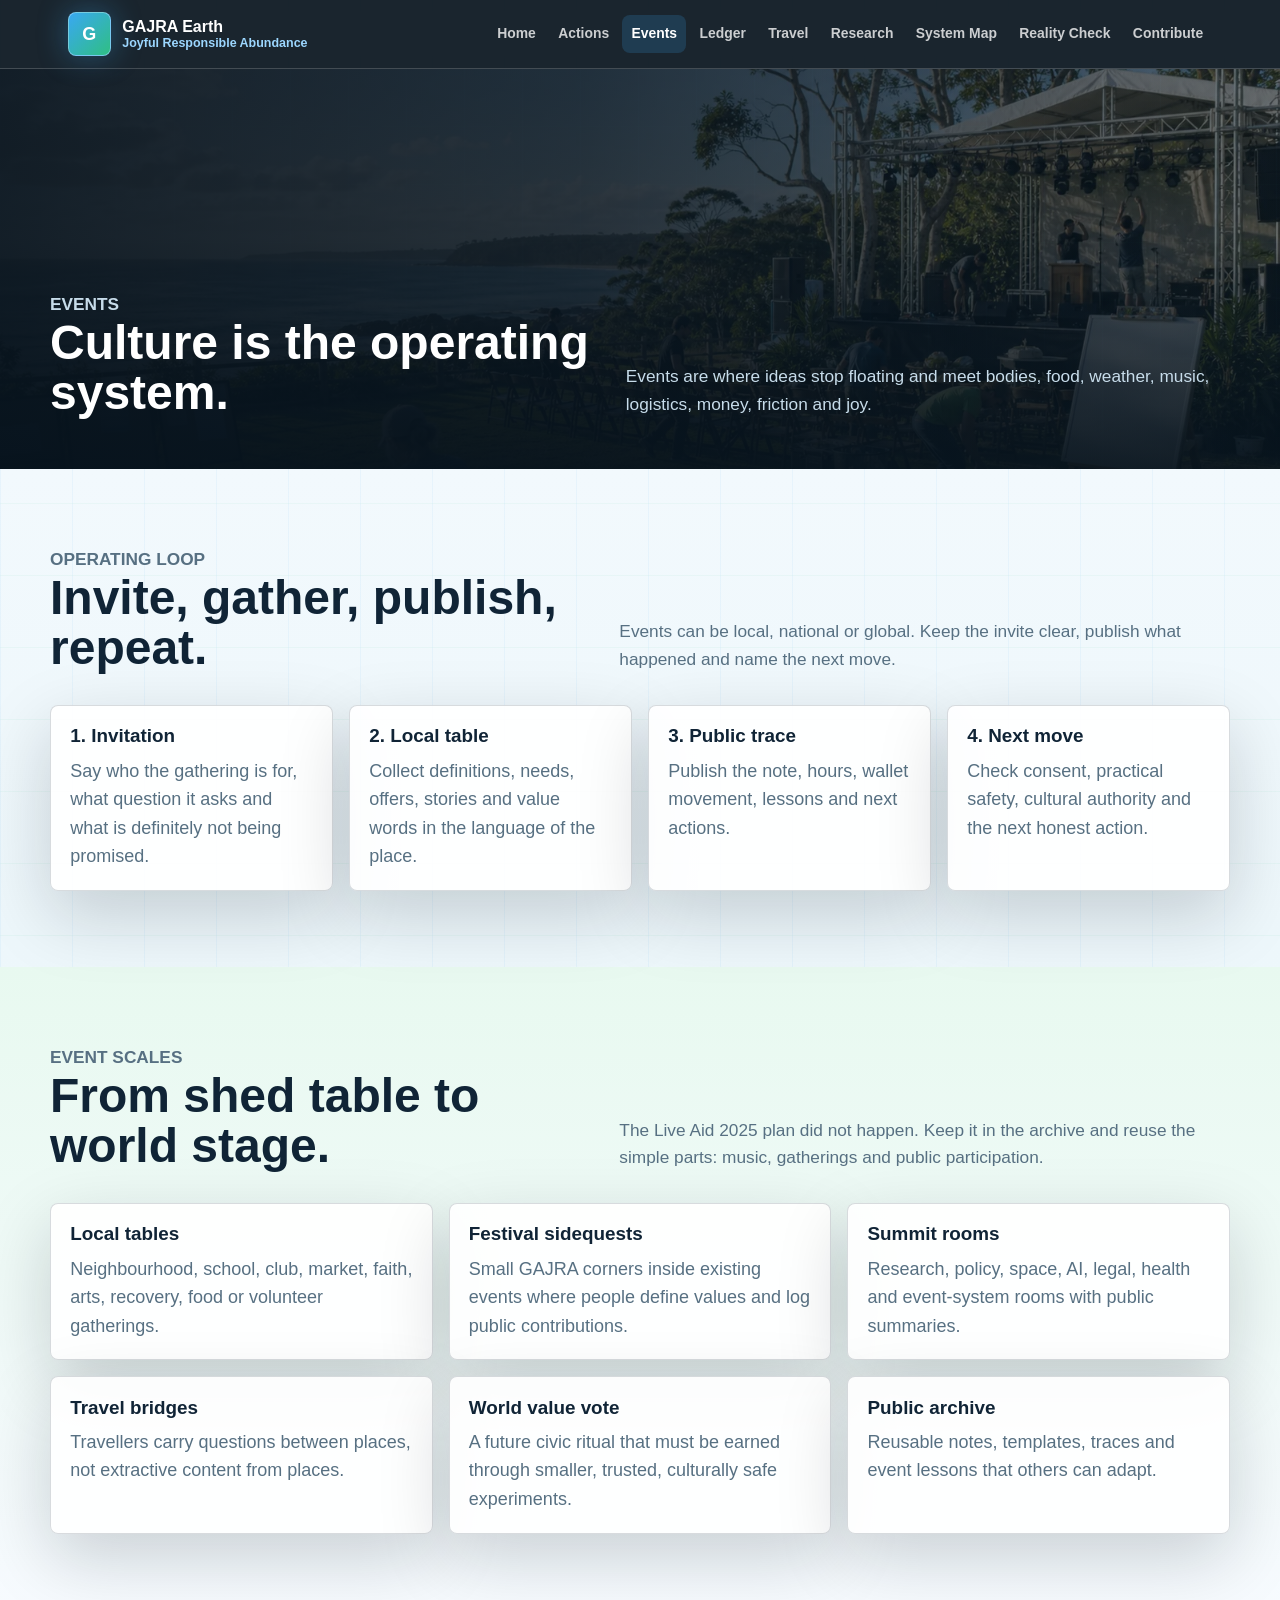
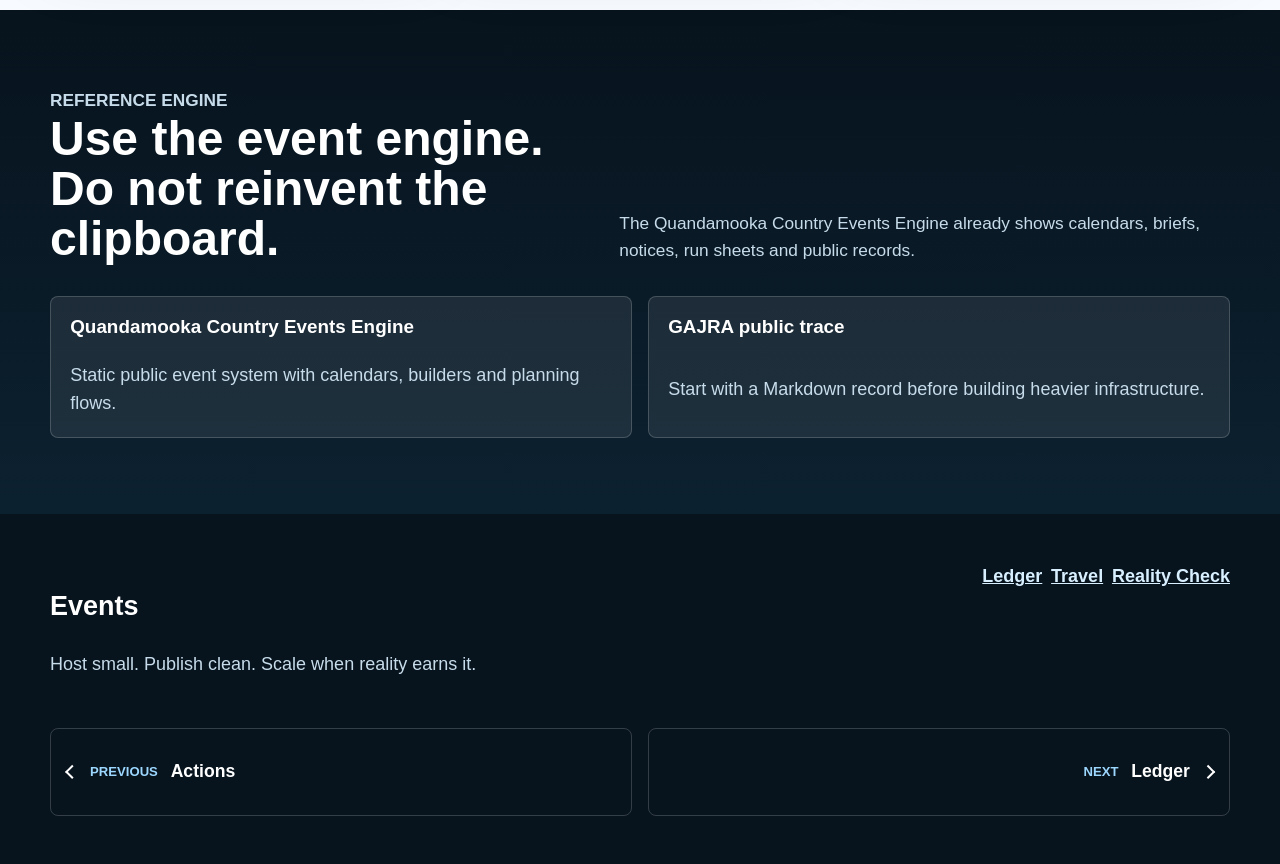
<file: events.html>
<!doctype html>
<html lang="en-AU">
  <head>
    <meta charset="utf-8">
    <meta name="viewport" content="width=device-width, initial-scale=1">
    <meta name="description" content="GAJRA Earth decentralised event engine for local tables, festivals, summits and public records.">
    <title>Events | GAJRA Earth</title>
    <link rel="stylesheet" href="assets/styles.css">
    <script defer src="assets/app.js"></script>
      <link rel="icon" href="assets/favicon.svg" type="image/svg+xml">
  <link rel="shortcut icon" href="assets/favicon.ico" type="image/x-icon">
</head>
  <body data-page="events">
    <a class="skip-link" href="#main">Skip to content</a>
    <header class="site-header"><div class="nav-shell"><a class="brand" href="index.html"><span class="brand-mark">G</span><span class="brand-text"><strong>GAJRA Earth</strong><span>Joyful Responsible Abundance</span></span></a><button class="nav-toggle" type="button" data-nav-toggle aria-expanded="false" aria-controls="site-nav" aria-label="Open menu"><span></span><span></span><span></span></button><nav class="site-nav" id="site-nav" data-nav aria-label="Main navigation"><a href="index.html">Home</a><a href="actions.html">Actions</a><a href="events.html">Events</a><a href="ledger.html">Ledger</a><a href="travel.html">Travel</a><a href="research.html">Research</a><a href="ecosystem.html">System Map</a><a href="boundaries.html">Reality Check</a><a href="contribute.html">Contribute</a></nav></div></header>
    <main id="main">
      <section class="page-hero">
        <div class="page-title">
          <div><p class="label">Events</p><h1>Culture is the operating system.</h1></div>
          <p>Events are where ideas stop floating and meet bodies, food, weather, music, logistics, money, friction and joy.</p>
        </div>
      </section>
      <section class="section">
        <div class="shell">
          <div class="section-heading">
            <div><p class="label">Operating loop</p><h2>Invite, gather, publish, repeat.</h2></div>
            <p>Events can be local, national or global. Keep the invite clear, publish what happened and name the next move.</p>
          </div>
          <div class="grid four">
            <article class="card"><h3>1. Invitation</h3><p>Say who the gathering is for, what question it asks and what is definitely not being promised.</p></article>
            <article class="card"><h3>2. Local table</h3><p>Collect definitions, needs, offers, stories and value words in the language of the place.</p></article>
            <article class="card"><h3>3. Public trace</h3><p>Publish the note, hours, wallet movement, lessons and next actions.</p></article>
            <article class="card"><h3>4. Next move</h3><p>Check consent, practical safety, cultural authority and the next honest action.</p></article>
          </div>
        </div>
      </section>
      <section class="section green">
        <div class="shell">
          <div class="section-heading">
            <div><p class="label">Event scales</p><h2>From shed table to world stage.</h2></div>
            <p>The Live Aid 2025 plan did not happen. Keep it in the archive and reuse the simple parts: music, gatherings and public participation.</p>
          </div>
          <div class="grid three">
            <article class="card"><h3>Local tables</h3><p>Neighbourhood, school, club, market, faith, arts, recovery, food or volunteer gatherings.</p></article>
            <article class="card"><h3>Festival sidequests</h3><p>Small GAJRA corners inside existing events where people define values and log public contributions.</p></article>
            <article class="card"><h3>Summit rooms</h3><p>Research, policy, space, AI, legal, health and event-system rooms with public summaries.</p></article>
            <article class="card"><h3>Travel bridges</h3><p>Travellers carry questions between places, not extractive content from places.</p></article>
            <article class="card"><h3>World value vote</h3><p>A future civic ritual that must be earned through smaller, trusted, culturally safe experiments.</p></article>
            <article class="card"><h3>Public archive</h3><p>Reusable notes, templates, traces and event lessons that others can adapt.</p></article>
          </div>
        </div>
      </section>
      <section class="section dark">
        <div class="shell">
          <div class="section-heading">
            <div><p class="label">Reference engine</p><h2>Use the event engine. Do not reinvent the clipboard.</h2></div>
            <p>The Quandamooka Country Events Engine already shows calendars, briefs, notices, run sheets and public records.</p>
          </div>
          <div class="grid two">
            <a class="link-card" href="https://auraofintelligence.github.io/quandamooka-country-events-engine/" target="_blank" rel="noopener noreferrer"><h3>Quandamooka Country Events Engine</h3><p>Static public event system with calendars, builders and planning flows.</p></a>
            <a class="link-card" href="contribute.html"><h3>GAJRA public trace</h3><p>Start with a Markdown record before building heavier infrastructure.</p></a>
          </div>
        </div>
      </section>
    </main>
    <footer class="site-footer"><div class="footer-grid"><div><h2>Events</h2><p>Host small. Publish clean. Scale when reality earns it.</p></div><div class="footer-links"><a href="ledger.html">Ledger</a><a href="travel.html">Travel</a><a href="boundaries.html">Reality Check</a></div></div><nav class="sequence-nav" data-sequence-nav aria-label="Previous and next pages"></nav></footer>
    <button class="to-top" type="button" data-to-top aria-label="Back to top"><svg viewBox="0 0 24 24" aria-hidden="true"><path d="M12 5v14M6 11l6-6 6 6" fill="none" stroke="currentColor" stroke-width="2" stroke-linecap="round" stroke-linejoin="round"/></svg></button>
  </body>
</html>
</file>
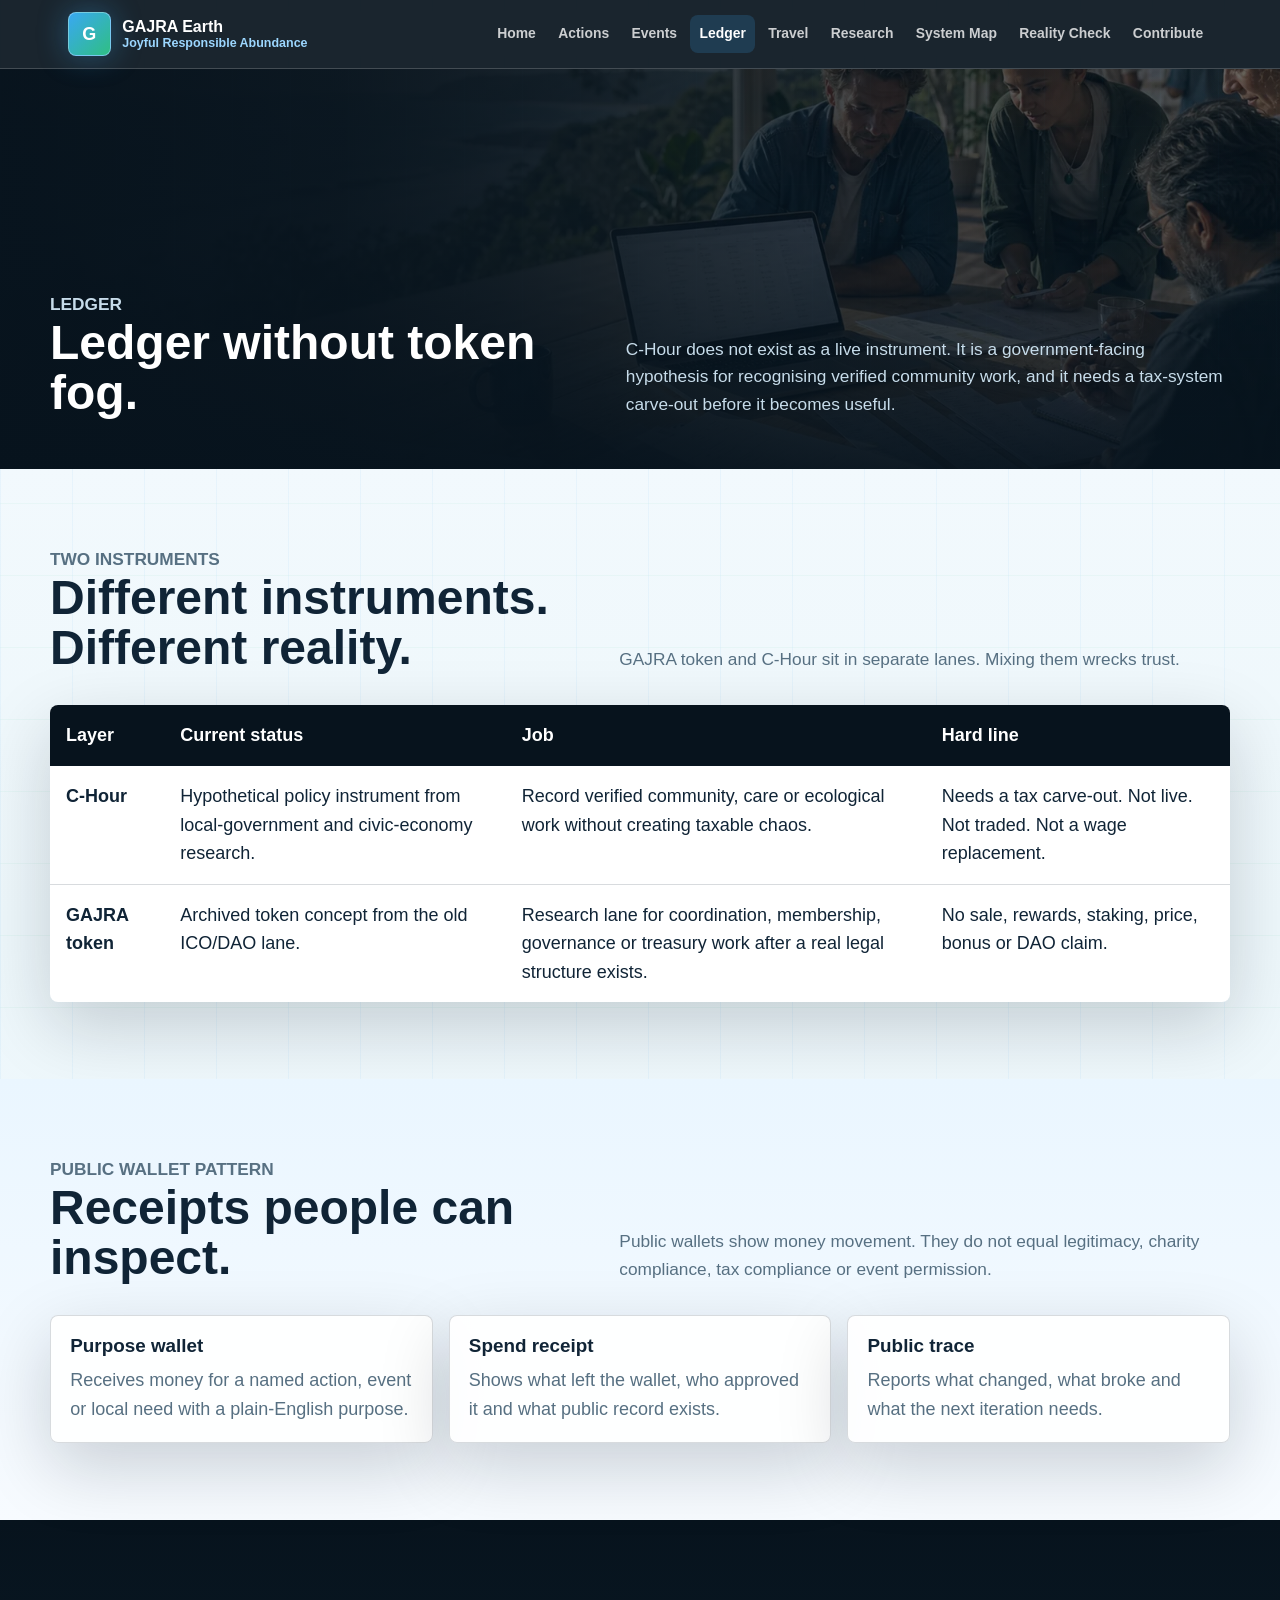
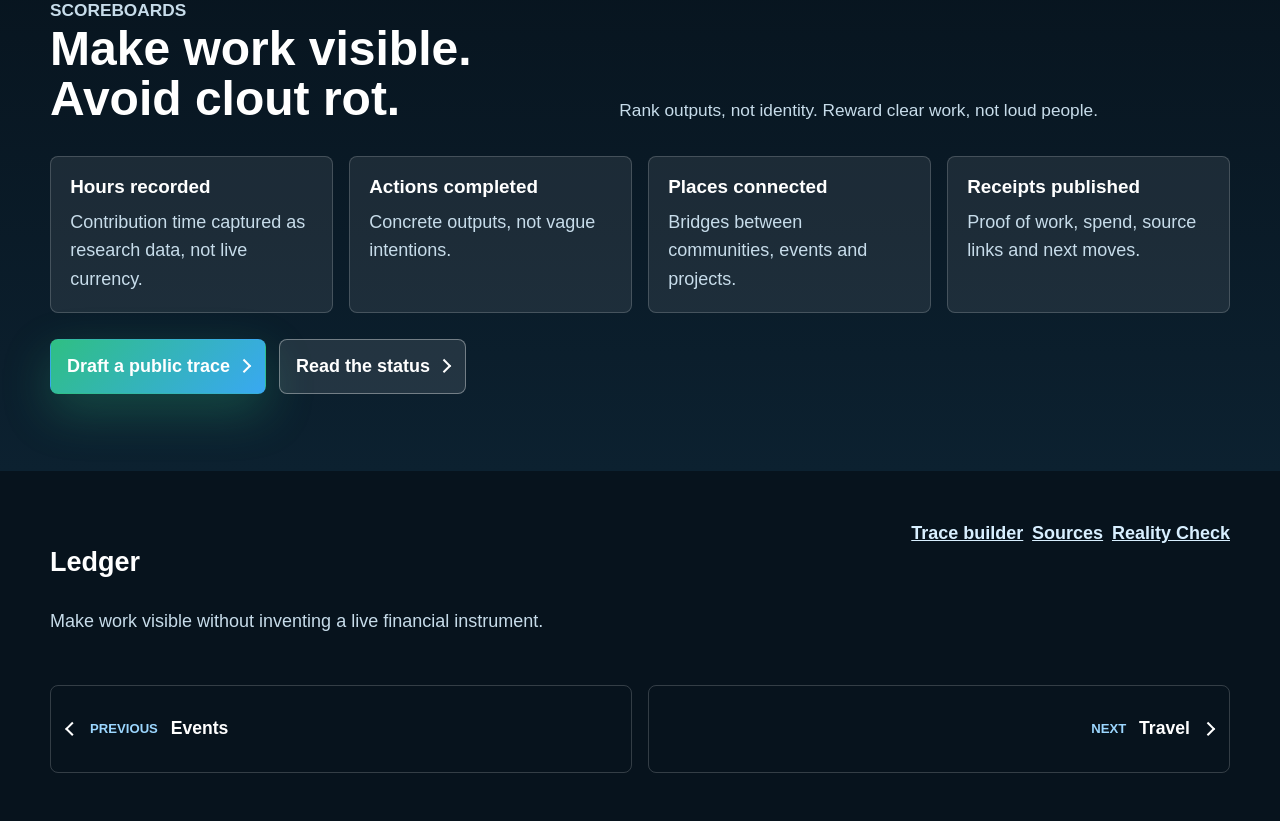
<file: ledger.html>
<!doctype html>
<html lang="en-AU">
  <head>
    <meta charset="utf-8">
    <meta name="viewport" content="width=device-width, initial-scale=1">
    <meta name="description" content="GAJRA Earth ledger page explaining C-Hour policy research, GAJRA token archive status, public wallets and contribution scoreboards.">
    <title>Ledger | GAJRA Earth</title>
    <link rel="stylesheet" href="assets/styles.css">
    <script defer src="assets/app.js"></script>
      <link rel="icon" href="assets/favicon.svg" type="image/svg+xml">
  <link rel="shortcut icon" href="assets/favicon.ico" type="image/x-icon">
</head>
  <body data-page="ledger">
    <a class="skip-link" href="#main">Skip to content</a>
    <header class="site-header"><div class="nav-shell"><a class="brand" href="index.html"><span class="brand-mark">G</span><span class="brand-text"><strong>GAJRA Earth</strong><span>Joyful Responsible Abundance</span></span></a><button class="nav-toggle" type="button" data-nav-toggle aria-expanded="false" aria-controls="site-nav" aria-label="Open menu"><span></span><span></span><span></span></button><nav class="site-nav" id="site-nav" data-nav aria-label="Main navigation"><a href="index.html">Home</a><a href="actions.html">Actions</a><a href="events.html">Events</a><a href="ledger.html">Ledger</a><a href="travel.html">Travel</a><a href="research.html">Research</a><a href="ecosystem.html">System Map</a><a href="boundaries.html">Reality Check</a><a href="contribute.html">Contribute</a></nav></div></header>
    <main id="main">
      <section class="page-hero"><div class="page-title"><div><p class="label">Ledger</p><h1>Ledger without token fog.</h1></div><p>C-Hour does not exist as a live instrument. It is a government-facing hypothesis for recognising verified community work, and it needs a tax-system carve-out before it becomes useful.</p></div></section>
      <section class="section">
        <div class="shell">
          <div class="section-heading"><div><p class="label">Two instruments</p><h2>Different instruments. Different reality.</h2></div><p>GAJRA token and C-Hour sit in separate lanes. Mixing them wrecks trust.</p></div>
          <table class="comparison">
            <thead><tr><th>Layer</th><th>Current status</th><th>Job</th><th>Hard line</th></tr></thead>
            <tbody>
              <tr><td><strong>C-Hour</strong></td><td>Hypothetical policy instrument from local-government and civic-economy research.</td><td>Record verified community, care or ecological work without creating taxable chaos.</td><td>Needs a tax carve-out. Not live. Not traded. Not a wage replacement.</td></tr>
              <tr><td><strong>GAJRA token</strong></td><td>Archived token concept from the old ICO/DAO lane.</td><td>Research lane for coordination, membership, governance or treasury work after a real legal structure exists.</td><td>No sale, rewards, staking, price, bonus or DAO claim.</td></tr>
            </tbody>
          </table>
        </div>
      </section>
      <section class="section blue">
        <div class="shell">
          <div class="section-heading"><div><p class="label">Public wallet pattern</p><h2>Receipts people can inspect.</h2></div><p>Public wallets show money movement. They do not equal legitimacy, charity compliance, tax compliance or event permission.</p></div>
          <div class="grid three">
            <article class="card"><h3>Purpose wallet</h3><p>Receives money for a named action, event or local need with a plain-English purpose.</p></article>
            <article class="card"><h3>Spend receipt</h3><p>Shows what left the wallet, who approved it and what public record exists.</p></article>
            <article class="card"><h3>Public trace</h3><p>Reports what changed, what broke and what the next iteration needs.</p></article>
          </div>
        </div>
      </section>
      <section class="section dark">
        <div class="shell">
          <div class="section-heading"><div><p class="label">Scoreboards</p><h2>Make work visible. Avoid clout rot.</h2></div><p>Rank outputs, not identity. Reward clear work, not loud people.</p></div>
          <div class="grid four">
            <article class="card"><h3>Hours recorded</h3><p>Contribution time captured as research data, not live currency.</p></article>
            <article class="card"><h3>Actions completed</h3><p>Concrete outputs, not vague intentions.</p></article>
            <article class="card"><h3>Places connected</h3><p>Bridges between communities, events and projects.</p></article>
            <article class="card"><h3>Receipts published</h3><p>Proof of work, spend, source links and next moves.</p></article>
          </div>
          <div class="button-row"><a class="button primary" href="contribute.html">Draft a public trace</a><a class="button secondary" href="boundaries.html">Read the status</a></div>
        </div>
      </section>
    </main>
    <footer class="site-footer"><div class="footer-grid"><div><h2>Ledger</h2><p>Make work visible without inventing a live financial instrument.</p></div><div class="footer-links"><a href="contribute.html">Trace builder</a><a href="sources.html">Sources</a><a href="boundaries.html">Reality Check</a></div></div><nav class="sequence-nav" data-sequence-nav aria-label="Previous and next pages"></nav></footer>
    <button class="to-top" type="button" data-to-top aria-label="Back to top"><svg viewBox="0 0 24 24" aria-hidden="true"><path d="M12 5v14M6 11l6-6 6 6" fill="none" stroke="currentColor" stroke-width="2" stroke-linecap="round" stroke-linejoin="round"/></svg></button>
  </body>
</html>
</file>
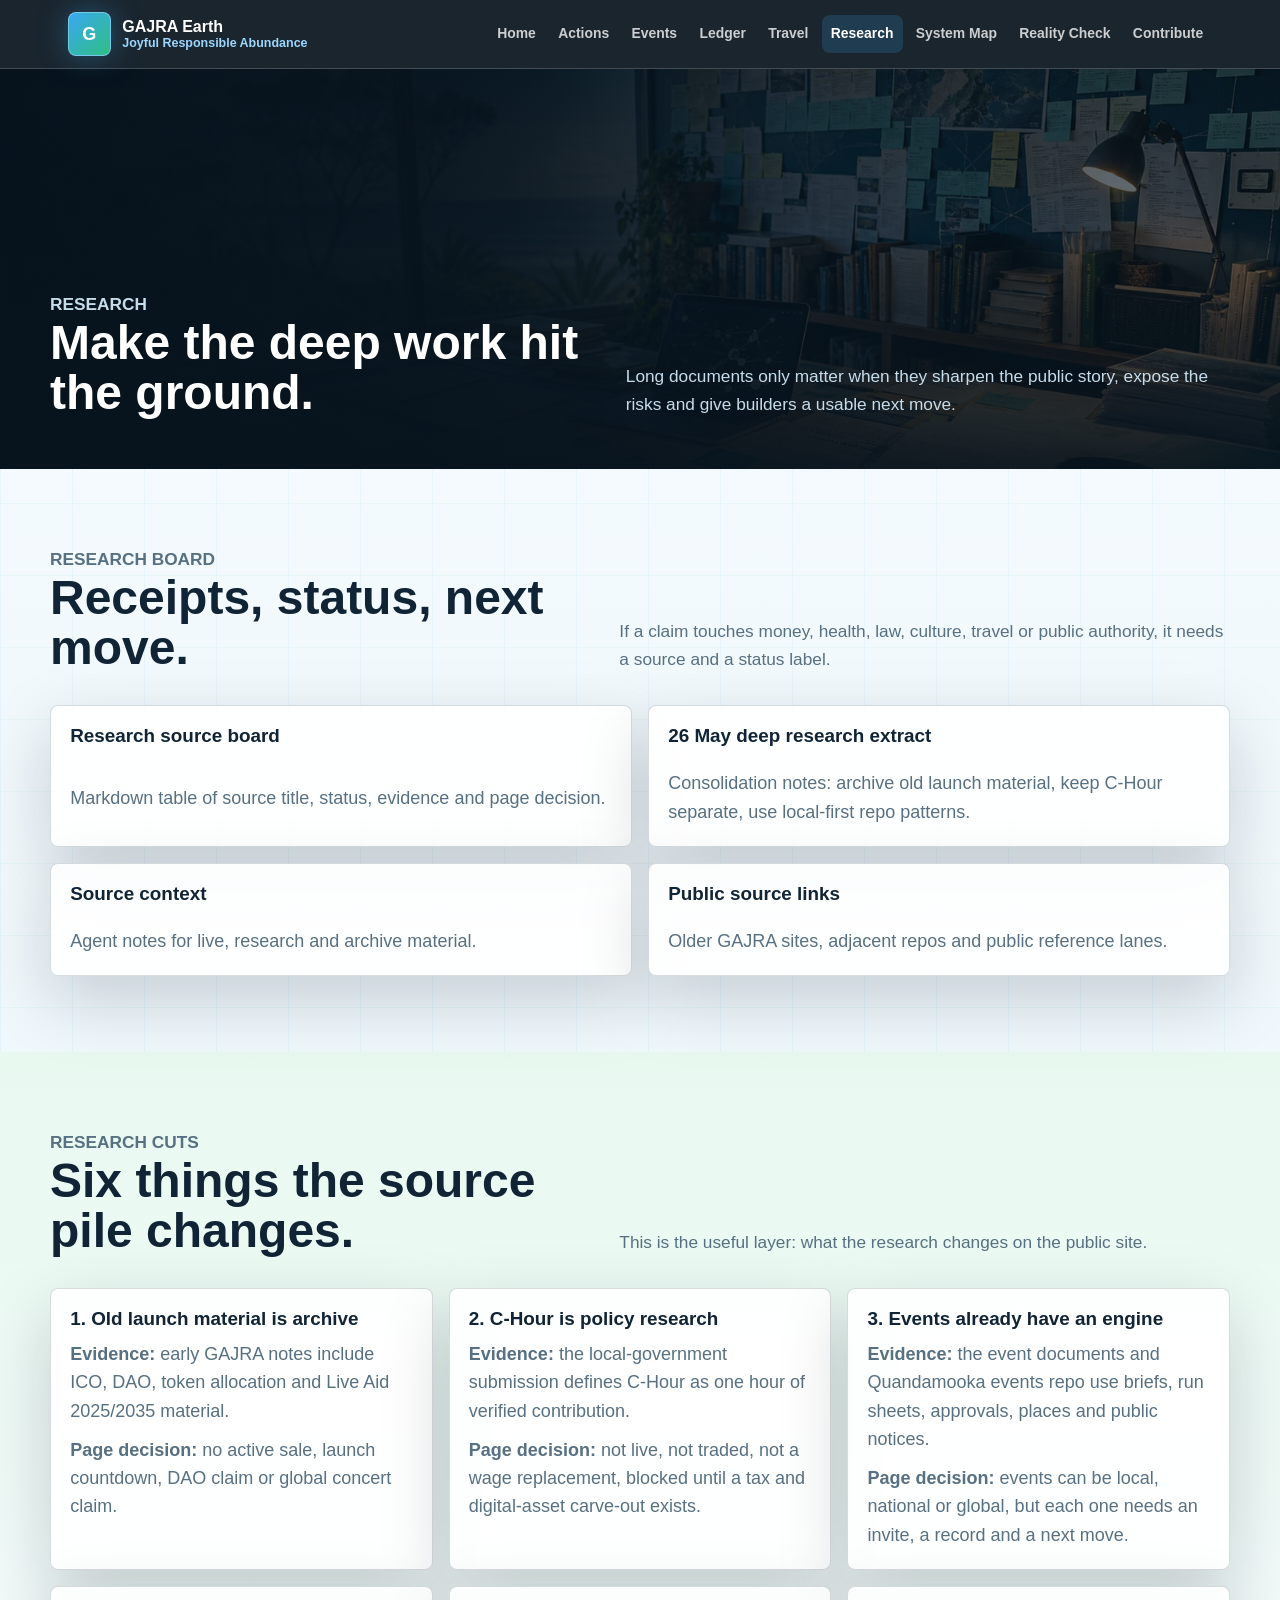
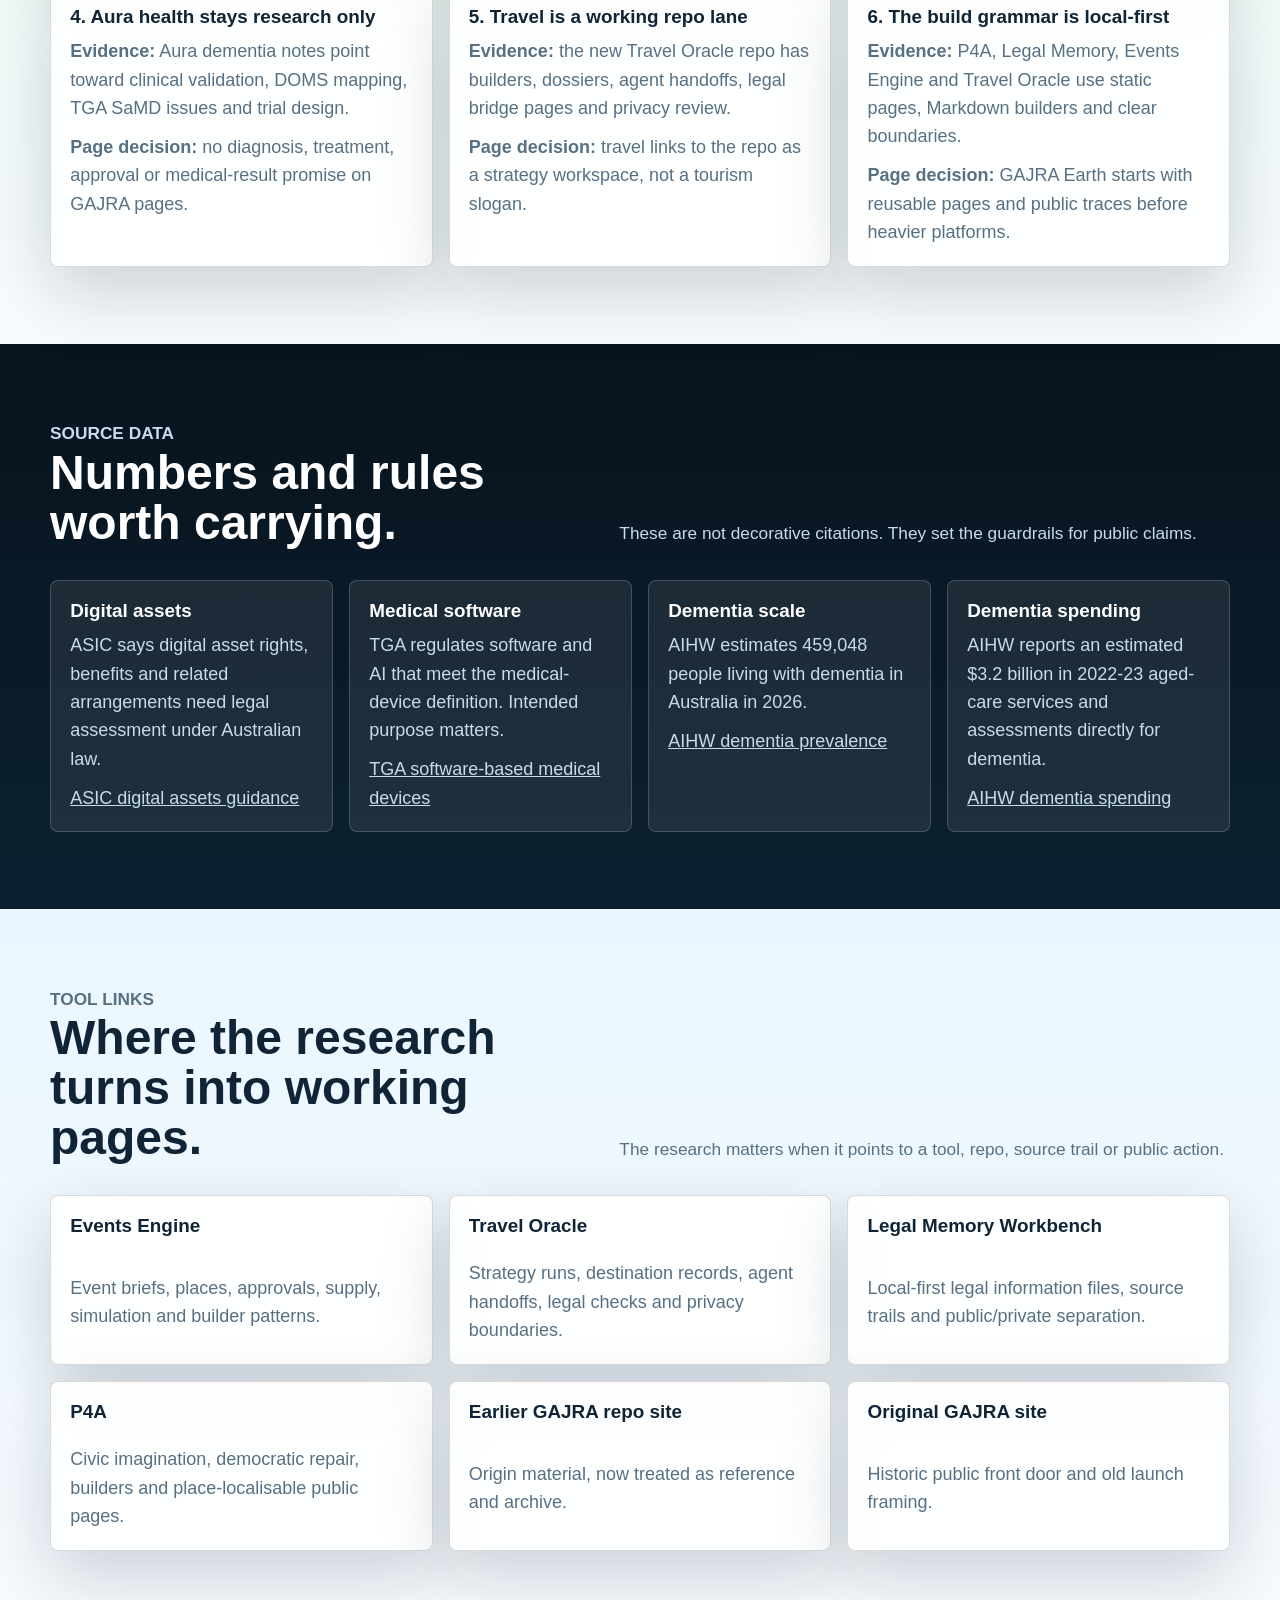
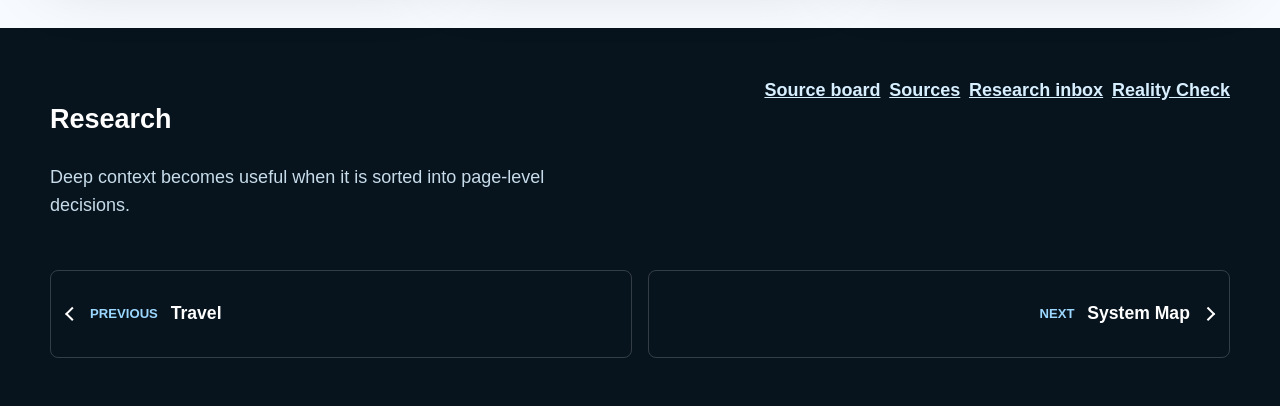
<file: research.html>
<!doctype html>
<html lang="en-AU">
  <head>
    <meta charset="utf-8">
    <meta name="viewport" content="width=device-width, initial-scale=1">
    <meta name="description" content="GAJRA Earth research page for deep research, source lanes and public summaries.">
    <title>Research | GAJRA Earth</title>
    <link rel="stylesheet" href="assets/styles.css">
    <script defer src="assets/app.js"></script>
      <link rel="icon" href="assets/favicon.svg" type="image/svg+xml">
  <link rel="shortcut icon" href="assets/favicon.ico" type="image/x-icon">
</head>
  <body data-page="research">
    <a class="skip-link" href="#main">Skip to content</a>
    <header class="site-header"><div class="nav-shell"><a class="brand" href="index.html"><span class="brand-mark">G</span><span class="brand-text"><strong>GAJRA Earth</strong><span>Joyful Responsible Abundance</span></span></a><button class="nav-toggle" type="button" data-nav-toggle aria-expanded="false" aria-controls="site-nav" aria-label="Open menu"><span></span><span></span><span></span></button><nav class="site-nav" id="site-nav" data-nav aria-label="Main navigation"><a href="index.html">Home</a><a href="actions.html">Actions</a><a href="events.html">Events</a><a href="ledger.html">Ledger</a><a href="travel.html">Travel</a><a href="research.html">Research</a><a href="ecosystem.html">System Map</a><a href="boundaries.html">Reality Check</a><a href="contribute.html">Contribute</a></nav></div></header>
    <main id="main">
      <section class="page-hero"><div class="page-title"><div><p class="label">Research</p><h1>Make the deep work hit the ground.</h1></div><p>Long documents only matter when they sharpen the public story, expose the risks and give builders a usable next move.</p></div></section>
      <section class="section">
        <div class="shell">
          <div class="section-heading"><div><p class="label">Research board</p><h2>Receipts, status, next move.</h2></div><p>If a claim touches money, health, law, culture, travel or public authority, it needs a source and a status label.</p></div>
          <div class="grid two">
            <a class="link-card" href="docs/research-source-board.md"><h3>Research source board</h3><p>Markdown table of source title, status, evidence and page decision.</p></a>
            <a class="link-card" href="docs/deep-research-inbox.md"><h3>26 May deep research extract</h3><p>Consolidation notes: archive old launch material, keep C-Hour separate, use local-first repo patterns.</p></a>
            <a class="link-card" href="docs/source-context.md"><h3>Source context</h3><p>Agent notes for live, research and archive material.</p></a>
            <a class="link-card" href="sources.html"><h3>Public source links</h3><p>Older GAJRA sites, adjacent repos and public reference lanes.</p></a>
          </div>
        </div>
      </section>
      <section class="section green">
        <div class="shell">
          <div class="section-heading"><div><p class="label">Research cuts</p><h2>Six things the source pile changes.</h2></div><p>This is the useful layer: what the research changes on the public site.</p></div>
          <div class="grid three">
            <article class="card"><h3>1. Old launch material is archive</h3><p><strong>Evidence:</strong> early GAJRA notes include ICO, DAO, token allocation and Live Aid 2025/2035 material.</p><p><strong>Page decision:</strong> no active sale, launch countdown, DAO claim or global concert claim.</p></article>
            <article class="card"><h3>2. C-Hour is policy research</h3><p><strong>Evidence:</strong> the local-government submission defines C-Hour as one hour of verified contribution.</p><p><strong>Page decision:</strong> not live, not traded, not a wage replacement, blocked until a tax and digital-asset carve-out exists.</p></article>
            <article class="card"><h3>3. Events already have an engine</h3><p><strong>Evidence:</strong> the event documents and Quandamooka events repo use briefs, run sheets, approvals, places and public notices.</p><p><strong>Page decision:</strong> events can be local, national or global, but each one needs an invite, a record and a next move.</p></article>
            <article class="card"><h3>4. Aura health stays research only</h3><p><strong>Evidence:</strong> Aura dementia notes point toward clinical validation, DOMS mapping, TGA SaMD issues and trial design.</p><p><strong>Page decision:</strong> no diagnosis, treatment, approval or medical-result promise on GAJRA pages.</p></article>
            <article class="card"><h3>5. Travel is a working repo lane</h3><p><strong>Evidence:</strong> the new Travel Oracle repo has builders, dossiers, agent handoffs, legal bridge pages and privacy review.</p><p><strong>Page decision:</strong> travel links to the repo as a strategy workspace, not a tourism slogan.</p></article>
            <article class="card"><h3>6. The build grammar is local-first</h3><p><strong>Evidence:</strong> P4A, Legal Memory, Events Engine and Travel Oracle use static pages, Markdown builders and clear boundaries.</p><p><strong>Page decision:</strong> GAJRA Earth starts with reusable pages and public traces before heavier platforms.</p></article>
          </div>
        </div>
      </section>
      <section class="section dark">
        <div class="shell">
          <div class="section-heading"><div><p class="label">Source data</p><h2>Numbers and rules worth carrying.</h2></div><p>These are not decorative citations. They set the guardrails for public claims.</p></div>
          <div class="grid four">
            <article class="card"><h3>Digital assets</h3><p>ASIC says digital asset rights, benefits and related arrangements need legal assessment under Australian law.</p><p><a href="https://www.asic.gov.au/regulatory-resources/digital-transformation/digital-assets-financial-products-and-services/" target="_blank" rel="noopener noreferrer">ASIC digital assets guidance</a></p></article>
            <article class="card"><h3>Medical software</h3><p>TGA regulates software and AI that meet the medical-device definition. Intended purpose matters.</p><p><a href="https://www.tga.gov.au/resources/guidance/understanding-how-we-regulate-software-based-medical-devices" target="_blank" rel="noopener noreferrer">TGA software-based medical devices</a></p></article>
            <article class="card"><h3>Dementia scale</h3><p>AIHW estimates 459,048 people living with dementia in Australia in 2026.</p><p><a href="https://www.aihw.gov.au/reports/dementia/dementia-in-aus/contents/how-many-people-have-dementia/prevalence-of-dementia" target="_blank" rel="noopener noreferrer">AIHW dementia prevalence</a></p></article>
            <article class="card"><h3>Dementia spending</h3><p>AIHW reports an estimated $3.2 billion in 2022-23 aged-care services and assessments directly for dementia.</p><p><a href="https://www.aihw.gov.au/reports/dementia/dementia-in-aus/contents/health-and-aged-care-expenditure-on-dementia/expenditure-on-aged-care-services" target="_blank" rel="noopener noreferrer">AIHW dementia spending</a></p></article>
          </div>
        </div>
      </section>
      <section class="section blue">
        <div class="shell">
          <div class="section-heading"><div><p class="label">Tool links</p><h2>Where the research turns into working pages.</h2></div><p>The research matters when it points to a tool, repo, source trail or public action.</p></div>
          <div class="grid three">
            <a class="link-card" href="https://auraofintelligence.github.io/quandamooka-country-events-engine/" target="_blank" rel="noopener noreferrer"><h3>Events Engine</h3><p>Event briefs, places, approvals, supply, simulation and builder patterns.</p></a>
            <a class="link-card" href="https://auraofintelligence.github.io/strange-but-true-travel-oracle/index.html" target="_blank" rel="noopener noreferrer"><h3>Travel Oracle</h3><p>Strategy runs, destination records, agent handoffs, legal checks and privacy boundaries.</p></a>
            <a class="link-card" href="https://auraofintelligence.github.io/legal-memory-workbench/" target="_blank" rel="noopener noreferrer"><h3>Legal Memory Workbench</h3><p>Local-first legal information files, source trails and public/private separation.</p></a>
            <a class="link-card" href="https://auraofintelligence.github.io/p4a_xyz/index.html" target="_blank" rel="noopener noreferrer"><h3>P4A</h3><p>Civic imagination, democratic repair, builders and place-localisable public pages.</p></a>
            <a class="link-card" href="https://auraofintelligence.github.io/GAJRA-earth/" target="_blank" rel="noopener noreferrer"><h3>Earlier GAJRA repo site</h3><p>Origin material, now treated as reference and archive.</p></a>
            <a class="link-card" href="https://gajra.earth/" target="_blank" rel="noopener noreferrer"><h3>Original GAJRA site</h3><p>Historic public front door and old launch framing.</p></a>
          </div>
        </div>
      </section>
    </main>
    <footer class="site-footer"><div class="footer-grid"><div><h2>Research</h2><p>Deep context becomes useful when it is sorted into page-level decisions.</p></div><div class="footer-links"><a href="docs/research-source-board.md">Source board</a><a href="sources.html">Sources</a><a href="docs/deep-research-inbox.md">Research inbox</a><a href="boundaries.html">Reality Check</a></div></div><nav class="sequence-nav" data-sequence-nav aria-label="Previous and next pages"></nav></footer>
    <button class="to-top" type="button" data-to-top aria-label="Back to top"><svg viewBox="0 0 24 24" aria-hidden="true"><path d="M12 5v14M6 11l6-6 6 6" fill="none" stroke="currentColor" stroke-width="2" stroke-linecap="round" stroke-linejoin="round"/></svg></button>
  </body>
</html>
</file>
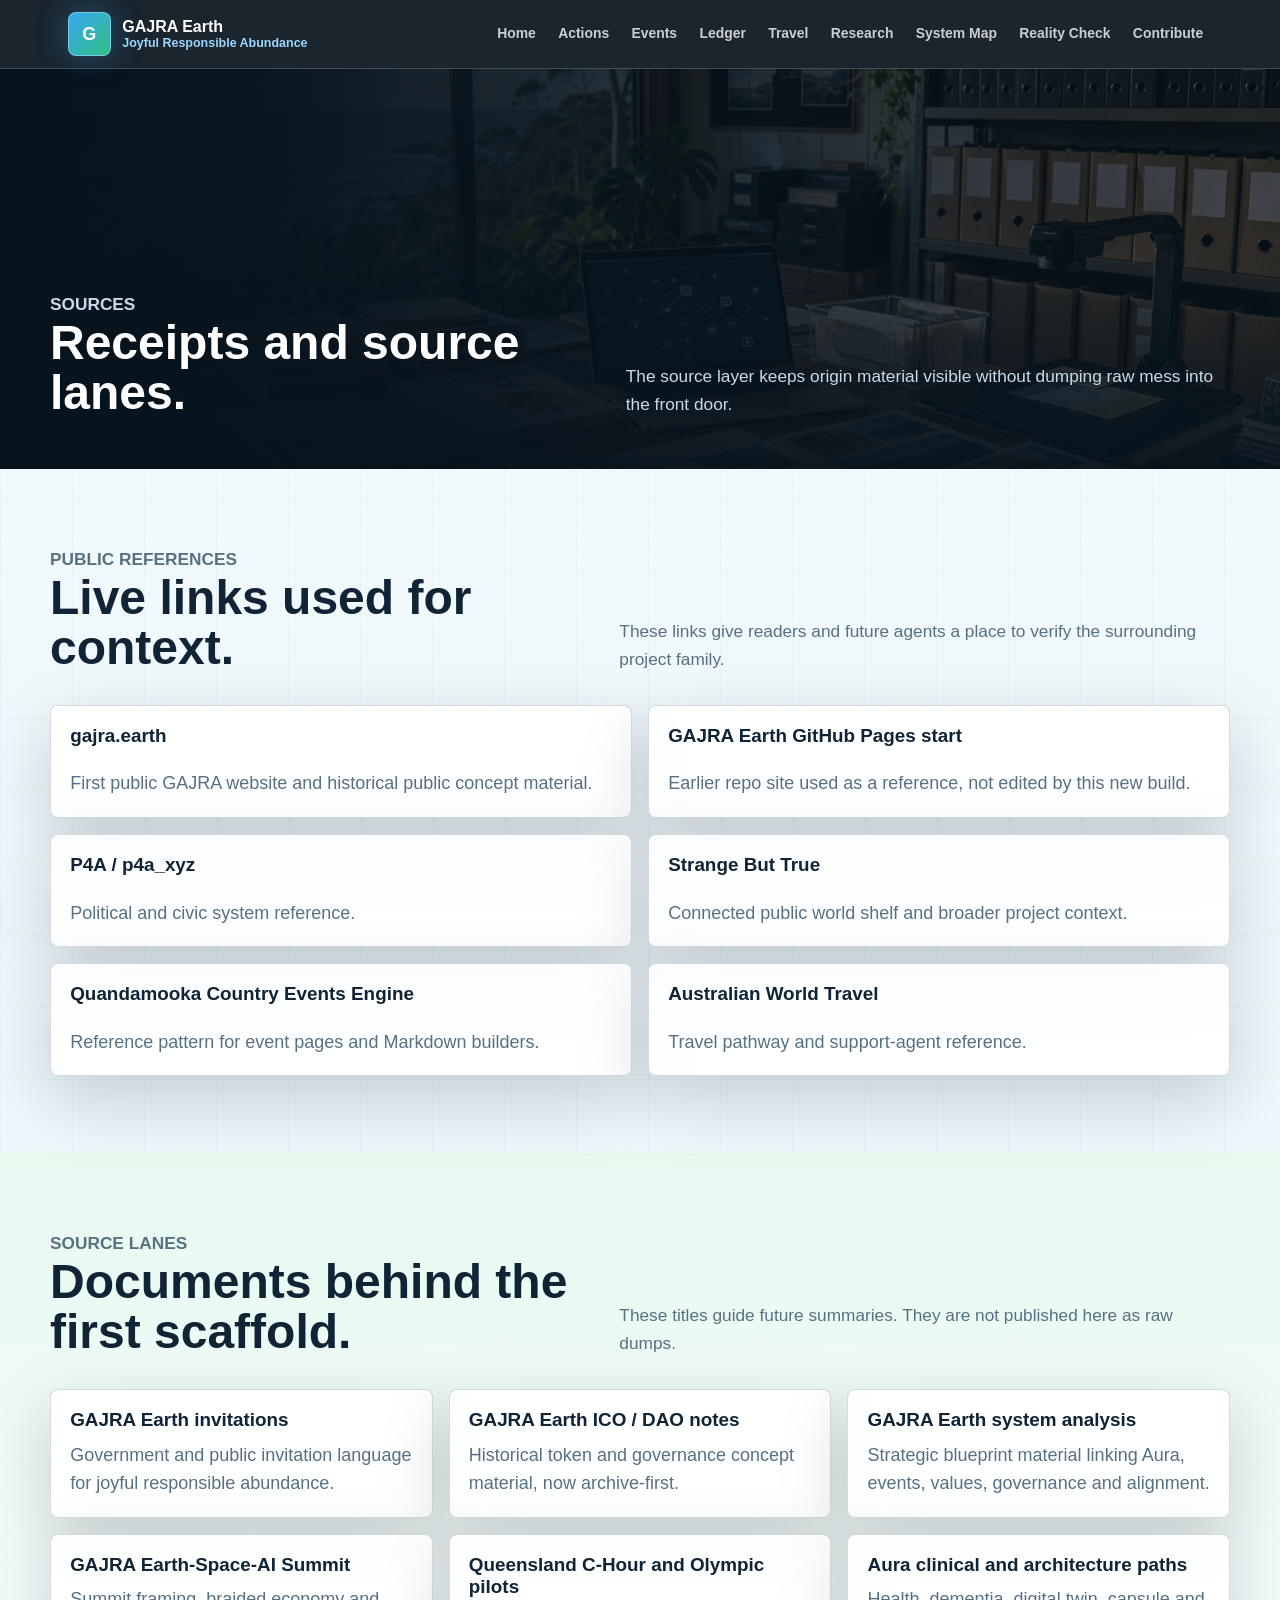
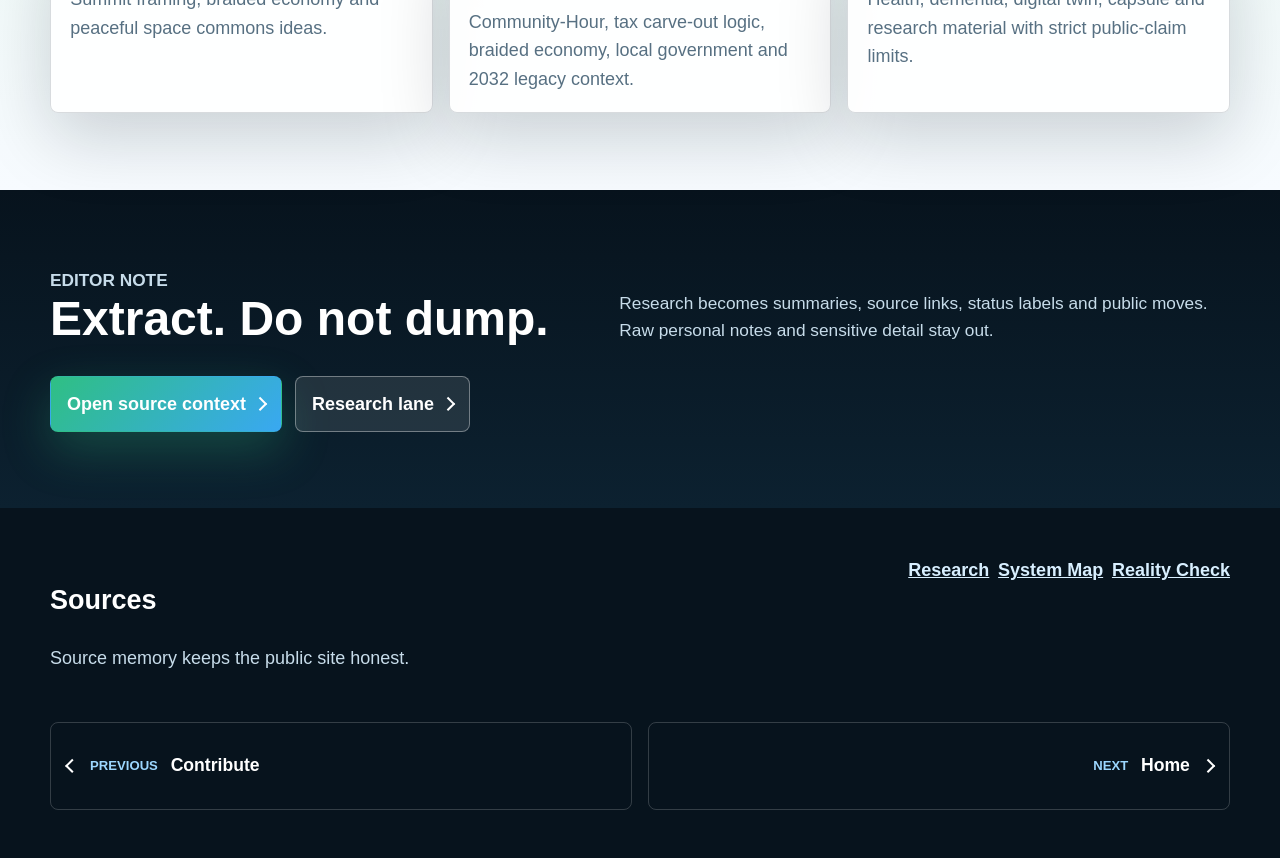
<file: sources.html>
<!doctype html>
<html lang="en-AU">
  <head>
    <meta charset="utf-8">
    <meta name="viewport" content="width=device-width, initial-scale=1">
    <meta name="description" content="Sources, research lanes and reference links for GAJRA Earth.">
    <title>Sources | GAJRA Earth</title>
    <link rel="stylesheet" href="assets/styles.css">
    <script defer src="assets/app.js"></script>
      <link rel="icon" href="assets/favicon.svg" type="image/svg+xml">
  <link rel="shortcut icon" href="assets/favicon.ico" type="image/x-icon">
</head>
  <body data-page="sources">
    <a class="skip-link" href="#main">Skip to content</a>
    <header class="site-header"><div class="nav-shell"><a class="brand" href="index.html"><span class="brand-mark">G</span><span class="brand-text"><strong>GAJRA Earth</strong><span>Joyful Responsible Abundance</span></span></a><button class="nav-toggle" type="button" data-nav-toggle aria-expanded="false" aria-controls="site-nav" aria-label="Open menu"><span></span><span></span><span></span></button><nav class="site-nav" id="site-nav" data-nav aria-label="Main navigation"><a href="index.html">Home</a><a href="actions.html">Actions</a><a href="events.html">Events</a><a href="ledger.html">Ledger</a><a href="travel.html">Travel</a><a href="research.html">Research</a><a href="ecosystem.html">System Map</a><a href="boundaries.html">Reality Check</a><a href="contribute.html">Contribute</a></nav></div></header>
    <main id="main">
      <section class="page-hero"><div class="page-title"><div><p class="label">Sources</p><h1>Receipts and source lanes.</h1></div><p>The source layer keeps origin material visible without dumping raw mess into the front door.</p></div></section>
      <section class="section">
        <div class="shell">
          <div class="section-heading"><div><p class="label">Public references</p><h2>Live links used for context.</h2></div><p>These links give readers and future agents a place to verify the surrounding project family.</p></div>
          <div class="grid two">
            <a class="link-card" href="https://gajra.earth/" target="_blank" rel="noopener noreferrer"><h3>gajra.earth</h3><p>First public GAJRA website and historical public concept material.</p></a>
            <a class="link-card" href="https://auraofintelligence.github.io/GAJRA-earth/" target="_blank" rel="noopener noreferrer"><h3>GAJRA Earth GitHub Pages start</h3><p>Earlier repo site used as a reference, not edited by this new build.</p></a>
            <a class="link-card" href="https://auraofintelligence.github.io/p4a_xyz/index.html" target="_blank" rel="noopener noreferrer"><h3>P4A / p4a_xyz</h3><p>Political and civic system reference.</p></a>
            <a class="link-card" href="https://auraofintelligence.github.io/strange-but-true/" target="_blank" rel="noopener noreferrer"><h3>Strange But True</h3><p>Connected public world shelf and broader project context.</p></a>
            <a class="link-card" href="https://auraofintelligence.github.io/quandamooka-country-events-engine/" target="_blank" rel="noopener noreferrer"><h3>Quandamooka Country Events Engine</h3><p>Reference pattern for event pages and Markdown builders.</p></a>
            <a class="link-card" href="https://auraofintelligence.github.io/Australian-world-travel/" target="_blank" rel="noopener noreferrer"><h3>Australian World Travel</h3><p>Travel pathway and support-agent reference.</p></a>
          </div>
        </div>
      </section>
      <section class="section green">
        <div class="shell">
          <div class="section-heading"><div><p class="label">Source lanes</p><h2>Documents behind the first scaffold.</h2></div><p>These titles guide future summaries. They are not published here as raw dumps.</p></div>
          <div class="grid three">
            <article class="card"><h3>GAJRA Earth invitations</h3><p>Government and public invitation language for joyful responsible abundance.</p></article>
            <article class="card"><h3>GAJRA Earth ICO / DAO notes</h3><p>Historical token and governance concept material, now archive-first.</p></article>
            <article class="card"><h3>GAJRA Earth system analysis</h3><p>Strategic blueprint material linking Aura, events, values, governance and alignment.</p></article>
            <article class="card"><h3>GAJRA Earth-Space-AI Summit</h3><p>Summit framing, braided economy and peaceful space commons ideas.</p></article>
            <article class="card"><h3>Queensland C-Hour and Olympic pilots</h3><p>Community-Hour, tax carve-out logic, braided economy, local government and 2032 legacy context.</p></article>
            <article class="card"><h3>Aura clinical and architecture paths</h3><p>Health, dementia, digital twin, capsule and research material with strict public-claim limits.</p></article>
          </div>
        </div>
      </section>
      <section class="section dark">
        <div class="shell">
          <div class="section-heading"><div><p class="label">Editor note</p><h2>Extract. Do not dump.</h2></div><p>Research becomes summaries, source links, status labels and public moves. Raw personal notes and sensitive detail stay out.</p></div>
          <div class="button-row"><a class="button primary" href="docs/source-context.md">Open source context</a><a class="button secondary" href="research.html">Research lane</a></div>
        </div>
      </section>
    </main>
    <footer class="site-footer"><div class="footer-grid"><div><h2>Sources</h2><p>Source memory keeps the public site honest.</p></div><div class="footer-links"><a href="research.html">Research</a><a href="ecosystem.html">System Map</a><a href="boundaries.html">Reality Check</a></div></div><nav class="sequence-nav" data-sequence-nav aria-label="Previous and next pages"></nav></footer>
    <button class="to-top" type="button" data-to-top aria-label="Back to top"><svg viewBox="0 0 24 24" aria-hidden="true"><path d="M12 5v14M6 11l6-6 6 6" fill="none" stroke="currentColor" stroke-width="2" stroke-linecap="round" stroke-linejoin="round"/></svg></button>
  </body>
</html>
</file>
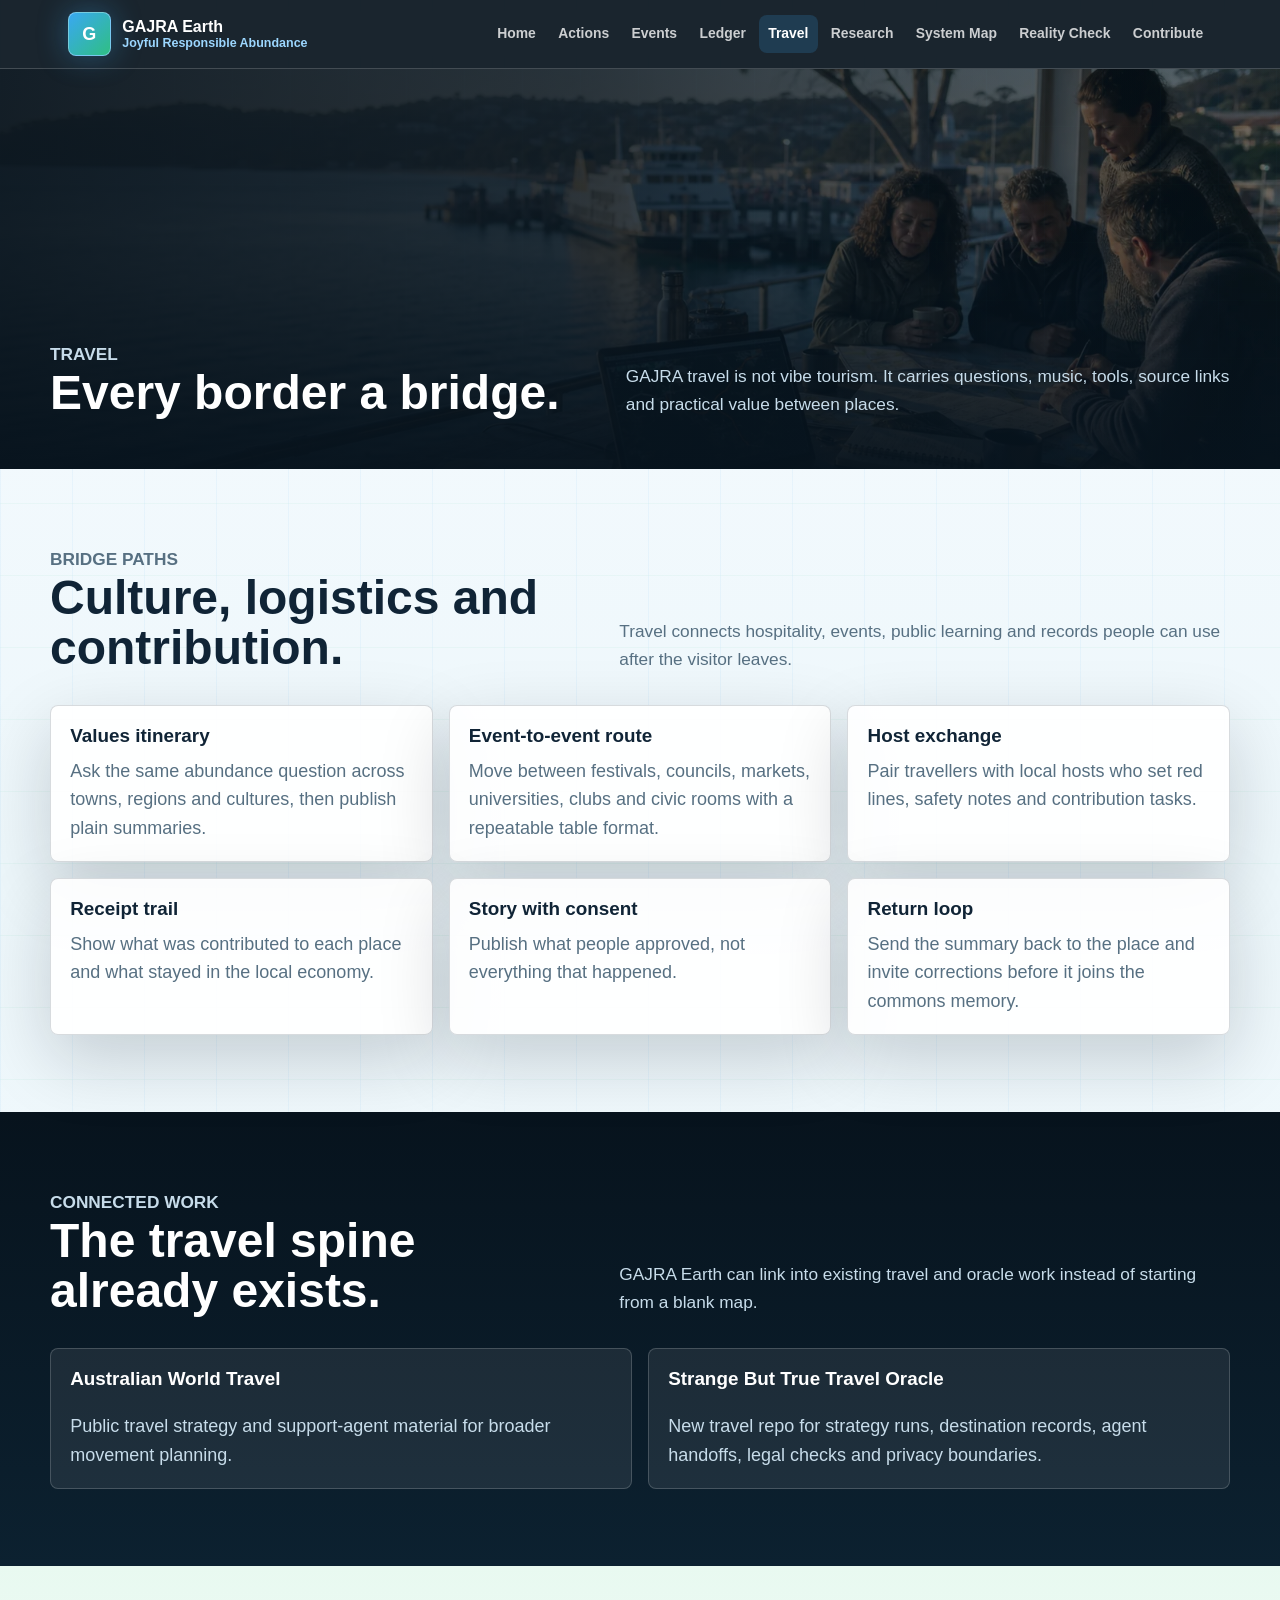
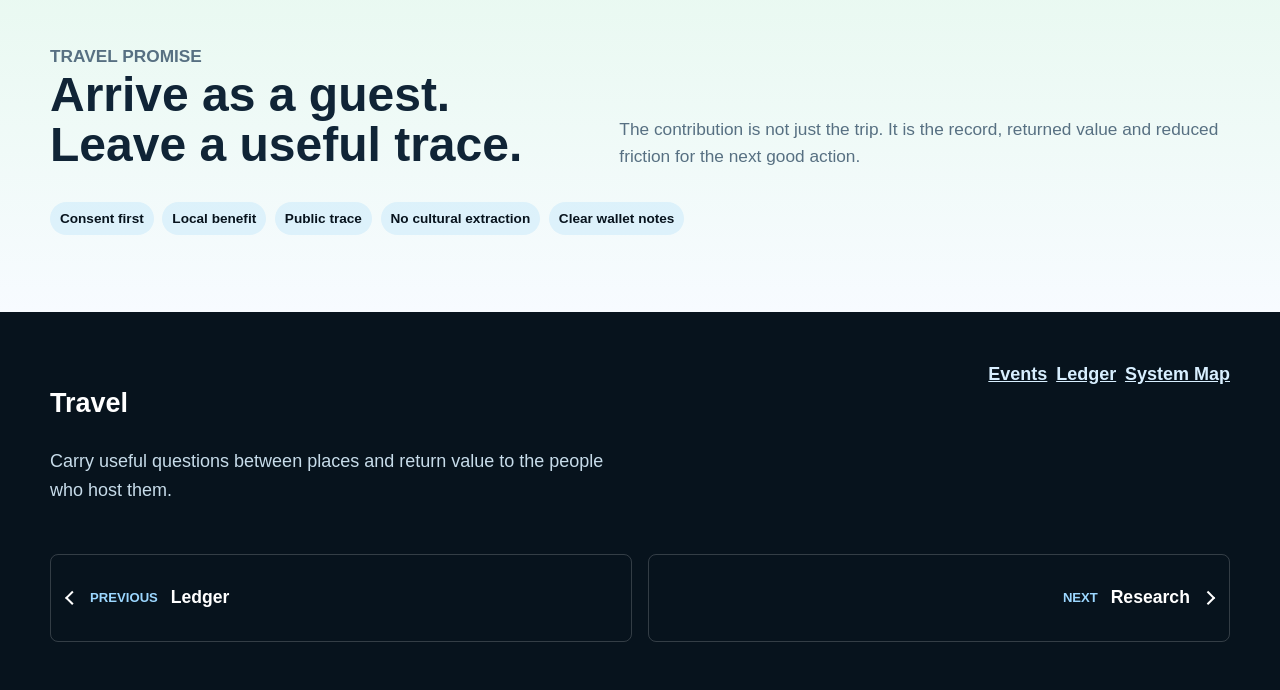
<file: travel.html>
<!doctype html>
<html lang="en-AU">
  <head>
    <meta charset="utf-8">
    <meta name="viewport" content="width=device-width, initial-scale=1">
    <meta name="description" content="GAJRA Earth travel paths for cultural bridge building, events, hospitality and public contribution routes.">
    <title>Travel | GAJRA Earth</title>
    <link rel="stylesheet" href="assets/styles.css">
    <script defer src="assets/app.js"></script>
      <link rel="icon" href="assets/favicon.svg" type="image/svg+xml">
  <link rel="shortcut icon" href="assets/favicon.ico" type="image/x-icon">
</head>
  <body data-page="travel">
    <a class="skip-link" href="#main">Skip to content</a>
    <header class="site-header"><div class="nav-shell"><a class="brand" href="index.html"><span class="brand-mark">G</span><span class="brand-text"><strong>GAJRA Earth</strong><span>Joyful Responsible Abundance</span></span></a><button class="nav-toggle" type="button" data-nav-toggle aria-expanded="false" aria-controls="site-nav" aria-label="Open menu"><span></span><span></span><span></span></button><nav class="site-nav" id="site-nav" data-nav aria-label="Main navigation"><a href="index.html">Home</a><a href="actions.html">Actions</a><a href="events.html">Events</a><a href="ledger.html">Ledger</a><a href="travel.html">Travel</a><a href="research.html">Research</a><a href="ecosystem.html">System Map</a><a href="boundaries.html">Reality Check</a><a href="contribute.html">Contribute</a></nav></div></header>
    <main id="main">
      <section class="page-hero"><div class="page-title"><div><p class="label">Travel</p><h1>Every border a bridge.</h1></div><p>GAJRA travel is not vibe tourism. It carries questions, music, tools, source links and practical value between places.</p></div></section>
      <section class="section">
        <div class="shell">
          <div class="section-heading"><div><p class="label">Bridge paths</p><h2>Culture, logistics and contribution.</h2></div><p>Travel connects hospitality, events, public learning and records people can use after the visitor leaves.</p></div>
          <div class="grid three">
            <article class="card"><h3>Values itinerary</h3><p>Ask the same abundance question across towns, regions and cultures, then publish plain summaries.</p></article>
            <article class="card"><h3>Event-to-event route</h3><p>Move between festivals, councils, markets, universities, clubs and civic rooms with a repeatable table format.</p></article>
            <article class="card"><h3>Host exchange</h3><p>Pair travellers with local hosts who set red lines, safety notes and contribution tasks.</p></article>
            <article class="card"><h3>Receipt trail</h3><p>Show what was contributed to each place and what stayed in the local economy.</p></article>
            <article class="card"><h3>Story with consent</h3><p>Publish what people approved, not everything that happened.</p></article>
            <article class="card"><h3>Return loop</h3><p>Send the summary back to the place and invite corrections before it joins the commons memory.</p></article>
          </div>
        </div>
      </section>
      <section class="section dark">
        <div class="shell">
          <div class="section-heading"><div><p class="label">Connected work</p><h2>The travel spine already exists.</h2></div><p>GAJRA Earth can link into existing travel and oracle work instead of starting from a blank map.</p></div>
          <div class="grid two">
            <a class="link-card" href="https://auraofintelligence.github.io/Australian-world-travel/" target="_blank" rel="noopener noreferrer"><h3>Australian World Travel</h3><p>Public travel strategy and support-agent material for broader movement planning.</p></a>
            <a class="link-card" href="https://auraofintelligence.github.io/strange-but-true-travel-oracle/index.html" target="_blank" rel="noopener noreferrer"><h3>Strange But True Travel Oracle</h3><p>New travel repo for strategy runs, destination records, agent handoffs, legal checks and privacy boundaries.</p></a>
          </div>
        </div>
      </section>
      <section class="section green">
        <div class="shell">
          <div class="section-heading"><div><p class="label">Travel promise</p><h2>Arrive as a guest. Leave a useful trace.</h2></div><p>The contribution is not just the trip. It is the record, returned value and reduced friction for the next good action.</p></div>
          <div class="pill-row"><span class="pill">Consent first</span><span class="pill">Local benefit</span><span class="pill">Public trace</span><span class="pill">No cultural extraction</span><span class="pill">Clear wallet notes</span></div>
        </div>
      </section>
    </main>
    <footer class="site-footer"><div class="footer-grid"><div><h2>Travel</h2><p>Carry useful questions between places and return value to the people who host them.</p></div><div class="footer-links"><a href="events.html">Events</a><a href="ledger.html">Ledger</a><a href="ecosystem.html">System Map</a></div></div><nav class="sequence-nav" data-sequence-nav aria-label="Previous and next pages"></nav></footer>
    <button class="to-top" type="button" data-to-top aria-label="Back to top"><svg viewBox="0 0 24 24" aria-hidden="true"><path d="M12 5v14M6 11l6-6 6 6" fill="none" stroke="currentColor" stroke-width="2" stroke-linecap="round" stroke-linejoin="round"/></svg></button>
  </body>
</html>
</file>
<file: assets/styles.css>
:root {
  --ink: #07131d;
  --ink-2: #0c2130;
  --ink-3: #11364a;
  --paper: #f7fbff;
  --white: #ffffff;
  --text: #102436;
  --muted: #577082;
  --line: rgba(16, 36, 54, 0.16);
  --line-dark: rgba(255, 255, 255, 0.18);
  --blue: #39a8f2;
  --blue-2: #9cd7ff;
  --green: #2fbf83;
  --green-2: #b8efd7;
  --amber: #f0b84d;
  --coral: #f26f5b;
  --shadow: 0 24px 70px rgba(7, 19, 29, 0.18);
  --max: 1180px;
  --radius: 8px;
  color-scheme: light;
}

* {
  box-sizing: border-box;
}

html {
  scroll-behavior: smooth;
  width: 100%;
  max-width: 100%;
  overflow-x: hidden;
}

body {
  margin: 0;
  width: 100%;
  max-width: 100%;
  min-height: 100vh;
  overflow-x: hidden;
  background:
    linear-gradient(90deg, rgba(57, 168, 242, 0.06) 1px, transparent 1px),
    linear-gradient(0deg, rgba(47, 191, 131, 0.05) 1px, transparent 1px),
    linear-gradient(180deg, #f7fbff 0%, #edf7fb 38%, #f7fbff 100%);
  background-size: 72px 72px, 72px 72px, auto;
  color: var(--text);
  font-family: "Segoe UI", Arial, sans-serif;
  font-size: 18px;
  line-height: 1.58;
  -webkit-text-size-adjust: 100%;
}

body.nav-open {
  overflow: hidden;
}

body[data-page="actions"] {
  --page-hero-image: url("images/hero-actions.webp");
}

body[data-page="events"] {
  --page-hero-image: url("images/hero-events.webp");
}

body[data-page="ledger"] {
  --page-hero-image: url("images/hero-ledger.webp");
}

body[data-page="travel"] {
  --page-hero-image: url("images/hero-travel.webp");
}

body[data-page="research"] {
  --page-hero-image: url("images/hero-research.webp");
}

body[data-page="ecosystem"] {
  --page-hero-image: url("images/hero-ecosystem.webp");
}

body[data-page="boundaries"] {
  --page-hero-image: url("images/hero-boundaries.webp");
}

body[data-page="contribute"] {
  --page-hero-image: url("images/hero-contribute.webp");
}

body[data-page="sources"] {
  --page-hero-image: url("images/hero-sources.webp");
}

main,
section,
article,
div,
p,
h1,
h2,
h3,
a,
span,
label,
input,
textarea,
select {
  min-width: 0;
}

a {
  color: inherit;
}

img {
  display: block;
  max-width: 100%;
}

h1,
h2,
h3,
p,
a,
button,
label,
textarea {
  overflow-wrap: break-word;
}

button,
input,
select,
textarea {
  font: inherit;
}

.skip-link {
  position: absolute;
  top: -5rem;
  left: 1rem;
  z-index: 100;
  padding: 0.7rem 1rem;
  background: var(--amber);
  color: var(--ink);
  font-weight: 800;
}

.skip-link:focus {
  top: 1rem;
}

.site-header {
  position: sticky;
  top: 0;
  z-index: 50;
  border-bottom: 1px solid rgba(255, 255, 255, 0.18);
  background: rgba(7, 19, 29, 0.92);
  color: var(--white);
  backdrop-filter: blur(18px);
}

.nav-shell {
  width: min(100%, var(--max));
  max-width: calc(100vw - 2rem);
  margin: 0 auto;
  padding: 0.78rem 1.1rem;
  display: flex;
  align-items: center;
  justify-content: space-between;
  gap: 1rem;
  min-width: 0;
}

.brand {
  display: inline-flex;
  align-items: center;
  gap: 0.72rem;
  min-width: 0;
  text-decoration: none;
}

.brand-mark {
  display: grid;
  place-items: center;
  width: 2.7rem;
  height: 2.7rem;
  border-radius: 8px;
  border: 1px solid rgba(156, 215, 255, 0.65);
  background: linear-gradient(135deg, var(--blue), var(--green));
  color: var(--white);
  font-weight: 900;
  line-height: 1;
  box-shadow: 0 0 30px rgba(57, 168, 242, 0.35);
}

.brand-text {
  display: grid;
  line-height: 1.15;
  min-width: 0;
}

.brand-text strong {
  color: var(--white);
  font-size: 1rem;
}

.brand-text span {
  color: var(--blue-2);
  font-size: 0.78rem;
  font-weight: 700;
}

.site-nav {
  display: flex;
  align-items: center;
  justify-content: flex-end;
  gap: 0.24rem;
  flex-wrap: wrap;
}

.site-nav a {
  min-height: 2.35rem;
  display: inline-flex;
  align-items: center;
  padding: 0.48rem 0.58rem;
  border-radius: 8px;
  color: rgba(255, 255, 255, 0.78);
  font-size: 0.87rem;
  font-weight: 800;
  text-decoration: none;
  white-space: nowrap;
}

.site-nav a:hover,
.site-nav a:focus-visible,
.site-nav a[aria-current="page"] {
  color: var(--white);
  background: rgba(57, 168, 242, 0.18);
}

.nav-toggle {
  display: none;
  flex: 0 0 2.7rem;
  width: 2.7rem;
  height: 2.7rem;
  border: 1px solid var(--line-dark);
  border-radius: 8px;
  background: transparent;
  color: var(--white);
  cursor: pointer;
}

.nav-toggle span {
  display: block;
  width: 1.2rem;
  height: 2px;
  margin: 0.24rem auto;
  background: currentColor;
}

.hero {
  min-height: 82vh;
  position: relative;
  display: grid;
  align-items: center;
  overflow: hidden;
  color: var(--white);
  background: var(--ink);
}

.hero::before {
  content: "";
  position: absolute;
  inset: 0;
  background:
    linear-gradient(90deg, rgba(7, 19, 29, 0.94) 0%, rgba(7, 19, 29, 0.78) 42%, rgba(7, 19, 29, 0.28) 100%),
    linear-gradient(0deg, rgba(7, 19, 29, 0.88) 0%, rgba(7, 19, 29, 0.05) 46%);
  z-index: 1;
}

.hero img {
  position: absolute;
  inset: 0;
  width: 100%;
  height: 100%;
  object-fit: cover;
  object-position: center;
}

.hero-content {
  position: relative;
  z-index: 2;
  width: min(100%, var(--max));
  max-width: calc(100vw - 2rem);
  margin: 0 auto;
  padding: 5.3rem 1.1rem 4.2rem;
}

.hero-copy {
  width: min(100%, 46rem);
  max-width: 46rem;
}

.hero h1 {
  margin: 0;
  font-size: 5.4rem;
  line-height: 0.95;
  font-weight: 900;
  letter-spacing: 0;
}

.hero-lede {
  margin: 1.35rem 0 0;
  max-width: 42rem;
  color: #d8efff;
  font-size: 1.26rem;
}

.hero-actions,
.button-row {
  display: flex;
  flex-wrap: wrap;
  gap: 0.8rem;
  margin-top: 1.6rem;
}

.button {
  min-height: 2.85rem;
  display: inline-flex;
  align-items: center;
  justify-content: center;
  gap: 0.55rem;
  padding: 0.78rem 1rem;
  border: 1px solid transparent;
  border-radius: 8px;
  background: var(--white);
  color: var(--ink);
  font-weight: 900;
  text-decoration: none;
  cursor: pointer;
}

.button.primary {
  background: linear-gradient(135deg, var(--green), var(--blue));
  color: var(--white);
  box-shadow: 0 18px 48px rgba(47, 191, 131, 0.28);
}

.button.secondary {
  border-color: rgba(255, 255, 255, 0.36);
  background: rgba(255, 255, 255, 0.1);
  color: var(--white);
}

.button.dark {
  background: var(--ink);
  color: var(--white);
}

.button.outline {
  border-color: var(--line);
  background: var(--white);
  color: var(--text);
}

.button::after,
.sequence-link.next::after {
  content: "";
  width: 0.52rem;
  height: 0.52rem;
  border-top: 2px solid currentColor;
  border-right: 2px solid currentColor;
  transform: rotate(45deg);
}

.sequence-link::before {
  content: "";
  width: 0.52rem;
  height: 0.52rem;
  border-left: 2px solid currentColor;
  border-bottom: 2px solid currentColor;
  transform: rotate(45deg);
}

.sequence-link.next::before {
  display: none;
}

.button.no-arrow::after {
  display: none;
}

.section {
  padding: 4.8rem 1.1rem;
}

.section.dark {
  background: linear-gradient(180deg, var(--ink) 0%, var(--ink-2) 100%);
  color: var(--white);
}

.section.green {
  background: linear-gradient(180deg, #e8f9f0 0%, #f7fbff 100%);
}

.section.blue {
  background: linear-gradient(180deg, #eaf6ff 0%, #f7fbff 100%);
}

.shell {
  width: min(100%, var(--max));
  max-width: calc(100vw - 2rem);
  margin: 0 auto;
}

.section-heading {
  display: grid;
  grid-template-columns: minmax(0, 0.88fr) minmax(18rem, 1fr);
  gap: 2rem;
  align-items: end;
  margin-bottom: 2rem;
}

.section-heading h2,
.page-title h1 {
  margin: 0;
  font-size: 3rem;
  line-height: 1.04;
  letter-spacing: 0;
}

.section-heading p,
.page-title p,
.lead {
  margin: 0;
  color: var(--muted);
  font-size: 1.08rem;
}

.dark .section-heading p,
.dark .lead,
.dark .muted {
  color: #c7dcea;
}

.label {
  margin: 0 0 0.7rem;
  color: var(--green);
  font-size: 0.82rem;
  font-weight: 900;
  text-transform: uppercase;
}

.grid {
  display: grid;
  gap: 1rem;
}

.grid.two {
  grid-template-columns: repeat(2, minmax(0, 1fr));
}

.grid.three {
  grid-template-columns: repeat(3, minmax(0, 1fr));
}

.grid.four {
  grid-template-columns: repeat(4, minmax(0, 1fr));
}

.card,
.action-card,
.link-card,
.note-card {
  border: 1px solid var(--line);
  border-radius: 8px;
  background: rgba(255, 255, 255, 0.9);
  box-shadow: var(--shadow);
}

.card,
.action-card,
.link-card,
.note-card {
  padding: 1.2rem;
}

.dark .card,
.dark .action-card,
.dark .link-card,
.dark .note-card {
  border-color: var(--line-dark);
  background: rgba(255, 255, 255, 0.08);
  box-shadow: none;
}

.card h3,
.action-card h3,
.link-card h3,
.note-card h3 {
  margin: 0 0 0.55rem;
  font-size: 1.18rem;
  line-height: 1.2;
}

.card p,
.action-card p,
.link-card p,
.note-card p {
  margin: 0;
  color: var(--muted);
}

.card p + p,
.action-card p + p,
.link-card p + p,
.note-card p + p {
  margin-top: 0.65rem;
}

.dark .card p,
.dark .action-card p,
.dark .link-card p,
.dark .note-card p {
  color: #c7dcea;
}

.link-card {
  display: grid;
  gap: 0.8rem;
  text-decoration: none;
}

.link-card:hover {
  border-color: rgba(57, 168, 242, 0.55);
  transform: translateY(-2px);
}

.card-actions {
  display: flex;
  flex-wrap: wrap;
  gap: 0.55rem;
  margin-top: 0.2rem;
}

.mini-button {
  display: inline-flex;
  min-height: 2.3rem;
  align-items: center;
  justify-content: center;
  border: 1px solid var(--line);
  border-radius: 8px;
  padding: 0.48rem 0.72rem;
  color: var(--ink);
  background: rgba(255, 255, 255, 0.86);
  font-size: 0.86rem;
  font-weight: 900;
  line-height: 1;
  text-decoration: none;
}

.mini-button:hover,
.mini-button:focus-visible {
  border-color: rgba(57, 168, 242, 0.55);
  transform: translateY(-1px);
}

.mini-button.primary {
  border-color: transparent;
  color: var(--white);
  background: linear-gradient(135deg, var(--green), var(--blue));
}

.mini-button.disabled {
  color: var(--muted);
  background: rgba(231, 239, 245, 0.78);
  cursor: not-allowed;
}

.dark .mini-button {
  border-color: var(--line-dark);
  color: var(--white);
  background: rgba(255, 255, 255, 0.08);
}

.dark .mini-button.disabled {
  color: #a9c1d1;
}

.stat-strip,
.truth-band,
.source-band {
  border-top: 1px solid var(--line);
  border-bottom: 1px solid var(--line);
  background: var(--white);
}

.truth-band {
  padding: 2.2rem 1.1rem;
}

.truth-band .shell {
  display: grid;
  grid-template-columns: minmax(0, 0.7fr) minmax(0, 1.3fr);
  gap: 2rem;
  align-items: center;
}

.truth-band strong {
  color: var(--ink);
  font-size: 1.3rem;
}

.truth-band p {
  margin: 0;
  color: var(--muted);
}

.page-hero {
  position: relative;
  min-height: 25rem;
  display: grid;
  align-items: end;
  overflow: hidden;
  padding: 4.8rem 1.1rem 3.2rem;
  background:
    linear-gradient(90deg, rgba(57, 168, 242, 0.1) 1px, transparent 1px),
    linear-gradient(0deg, rgba(47, 191, 131, 0.09) 1px, transparent 1px),
    linear-gradient(145deg, var(--ink) 0%, var(--ink-2) 62%, var(--ink-3) 100%);
  background-size: 58px 58px, 58px 58px, auto;
  color: var(--white);
}

.page-hero::before {
  content: "";
  position: absolute;
  inset: 0;
  background-image: var(--page-hero-image, none);
  background-position: center;
  background-size: cover;
  opacity: 0.72;
  filter: saturate(1.04) contrast(1.02);
}

.page-hero::after {
  content: "";
  position: absolute;
  inset: 0;
  background:
    linear-gradient(90deg, rgba(7, 19, 29, 0.92) 0%, rgba(7, 19, 29, 0.76) 45%, rgba(7, 19, 29, 0.36) 100%),
    linear-gradient(0deg, rgba(7, 19, 29, 0.88) 0%, rgba(7, 19, 29, 0.1) 58%);
}

.page-title {
  position: relative;
  z-index: 1;
  width: min(100%, var(--max));
  max-width: calc(100vw - 2rem);
  margin: 0 auto;
  display: grid;
  grid-template-columns: minmax(0, 0.9fr) minmax(18rem, 1fr);
  gap: 2rem;
  align-items: end;
}

.page-title p {
  color: #c7dcea;
}

.timeline {
  display: grid;
  gap: 1rem;
}

.timeline-item {
  display: grid;
  grid-template-columns: 8rem minmax(0, 1fr);
  gap: 1rem;
  padding: 1rem;
  border-left: 4px solid var(--green);
  background: rgba(255, 255, 255, 0.76);
}

.timeline-item strong {
  color: var(--ink);
}

.comparison {
  width: 100%;
  border-collapse: collapse;
  overflow: hidden;
  border-radius: 8px;
  background: var(--white);
  box-shadow: var(--shadow);
}

.comparison th,
.comparison td {
  padding: 1rem;
  border-bottom: 1px solid var(--line);
  text-align: left;
  vertical-align: top;
}

.comparison th {
  background: var(--ink);
  color: var(--white);
}

.comparison tr:last-child td {
  border-bottom: 0;
}

.pill-row {
  display: flex;
  flex-wrap: wrap;
  gap: 0.55rem;
  margin-top: 1rem;
}

.pill {
  display: inline-flex;
  min-height: 2rem;
  align-items: center;
  padding: 0.35rem 0.62rem;
  border-radius: 999px;
  background: rgba(57, 168, 242, 0.12);
  color: var(--ink);
  font-size: 0.85rem;
  font-weight: 800;
}

.dark .pill {
  background: rgba(255, 255, 255, 0.12);
  color: var(--white);
}

.form-grid {
  display: grid;
  grid-template-columns: minmax(0, 0.9fr) minmax(20rem, 1.1fr);
  gap: 1rem;
  align-items: start;
}

.field-grid {
  display: grid;
  gap: 0.85rem;
}

.field {
  display: grid;
  gap: 0.35rem;
}

.field label {
  font-weight: 900;
  color: var(--ink);
}

.field input,
.field select,
.field textarea,
.markdown-output {
  width: 100%;
  border: 1px solid var(--line);
  border-radius: 8px;
  background: var(--white);
  color: var(--text);
  padding: 0.72rem 0.8rem;
}

.field textarea,
.markdown-output {
  min-height: 8rem;
  resize: vertical;
}

.markdown-output {
  min-height: 31rem;
  font-family: Consolas, "Courier New", monospace;
  font-size: 0.9rem;
  line-height: 1.5;
}

.site-footer {
  padding: 3rem 1.1rem;
  background: var(--ink);
  color: var(--white);
}

.footer-grid {
  width: min(100%, var(--max));
  max-width: calc(100vw - 2rem);
  margin: 0 auto;
  display: grid;
  grid-template-columns: minmax(0, 1fr) minmax(18rem, 1fr);
  gap: 2rem;
}

.footer-grid p {
  color: #c7dcea;
}

.footer-links {
  display: flex;
  flex-wrap: wrap;
  gap: 0.55rem;
  justify-content: flex-end;
}

.footer-links a {
  color: #d8efff;
  font-weight: 800;
}

.sequence-nav {
  width: min(100%, var(--max));
  max-width: calc(100vw - 2rem);
  margin: 2rem auto 0;
  display: grid;
  grid-template-columns: repeat(2, minmax(0, 1fr));
  gap: 1rem;
}

.sequence-link {
  min-height: 5.5rem;
  display: flex;
  align-items: center;
  gap: 0.8rem;
  padding: 1rem;
  border: 1px solid var(--line-dark);
  border-radius: 8px;
  color: var(--white);
  text-decoration: none;
}

.sequence-link.next {
  justify-content: flex-end;
  text-align: right;
}

.sequence-link span {
  display: block;
  color: #9cd7ff;
  font-size: 0.82rem;
  font-weight: 900;
  text-transform: uppercase;
}

.sequence-link strong {
  display: block;
  font-size: 1.1rem;
}

.to-top {
  position: fixed;
  right: 1rem;
  bottom: 1rem;
  z-index: 60;
  width: 3rem;
  height: 3rem;
  display: grid;
  place-items: center;
  border: 1px solid rgba(255, 255, 255, 0.28);
  border-radius: 8px;
  background: var(--ink);
  color: var(--white);
  opacity: 0;
  pointer-events: none;
  transform: translateY(0.5rem);
  transition: opacity 160ms ease, transform 160ms ease;
  cursor: pointer;
}

.to-top.is-visible {
  opacity: 1;
  pointer-events: auto;
  transform: translateY(0);
}

.to-top svg {
  width: 1.2rem;
  height: 1.2rem;
}

@media (max-width: 980px) {
  body {
    font-size: 17px;
  }

  .nav-toggle {
    display: block;
    margin-left: 0;
  }

  .nav-shell {
    justify-content: flex-start;
  }

  .site-nav {
    position: fixed;
    inset: 4.35rem 1rem auto 1rem;
    display: none;
    max-height: calc(100vh - 5.4rem);
    overflow: auto;
    padding: 0.8rem;
    border: 1px solid var(--line-dark);
    border-radius: 8px;
    background: rgba(7, 19, 29, 0.98);
    box-shadow: var(--shadow);
  }

  body.nav-open .site-nav {
    display: grid;
    justify-content: stretch;
  }

  .site-nav a {
    width: 100%;
  }

  .hero h1 {
    font-size: 4rem;
  }

  .hero-copy {
    width: min(100%, 24rem);
  }

  .hero-actions {
    align-items: flex-start;
    flex-direction: column;
  }

  .hero-actions .button {
    width: min(100%, 18rem);
  }

  .hero {
    min-height: 78vh;
  }

  .section-heading,
  .page-title,
  .truth-band .shell,
  .footer-grid,
  .form-grid {
    grid-template-columns: 1fr;
  }

  .section-heading {
    width: min(100%, 24rem);
  }

  .grid.three,
  .grid.four,
  .grid.two {
    grid-template-columns: 1fr 1fr;
  }
}

@media (max-width: 640px) {
  body {
    font-size: 16px;
  }

  .brand-text span {
    display: none;
  }

  .brand-text strong {
    font-size: 0.94rem;
  }

  .nav-shell {
    gap: 0.65rem;
    padding-inline: 0.85rem;
  }

  .hero-content,
  .shell,
  .page-title,
  .footer-grid,
  .sequence-nav {
    width: min(100%, 22rem);
  }

  .hero h1 {
    font-size: 2.9rem;
  }

  .hero-lede {
    font-size: 1.08rem;
  }

  .hero-content {
    padding-inline: 1rem;
  }

  .button {
    max-width: 100%;
  }

  .section {
    padding: 3.4rem 1rem;
  }

  .section-heading h2,
  .page-title h1 {
    font-size: 2.25rem;
  }

  .grid.three,
  .grid.four,
  .grid.two,
  .sequence-nav {
    grid-template-columns: 1fr;
  }

  .timeline-item {
    grid-template-columns: 1fr;
  }

  .comparison {
    display: block;
    overflow-x: auto;
  }

  .footer-links {
    justify-content: flex-start;
  }
}
</file>
